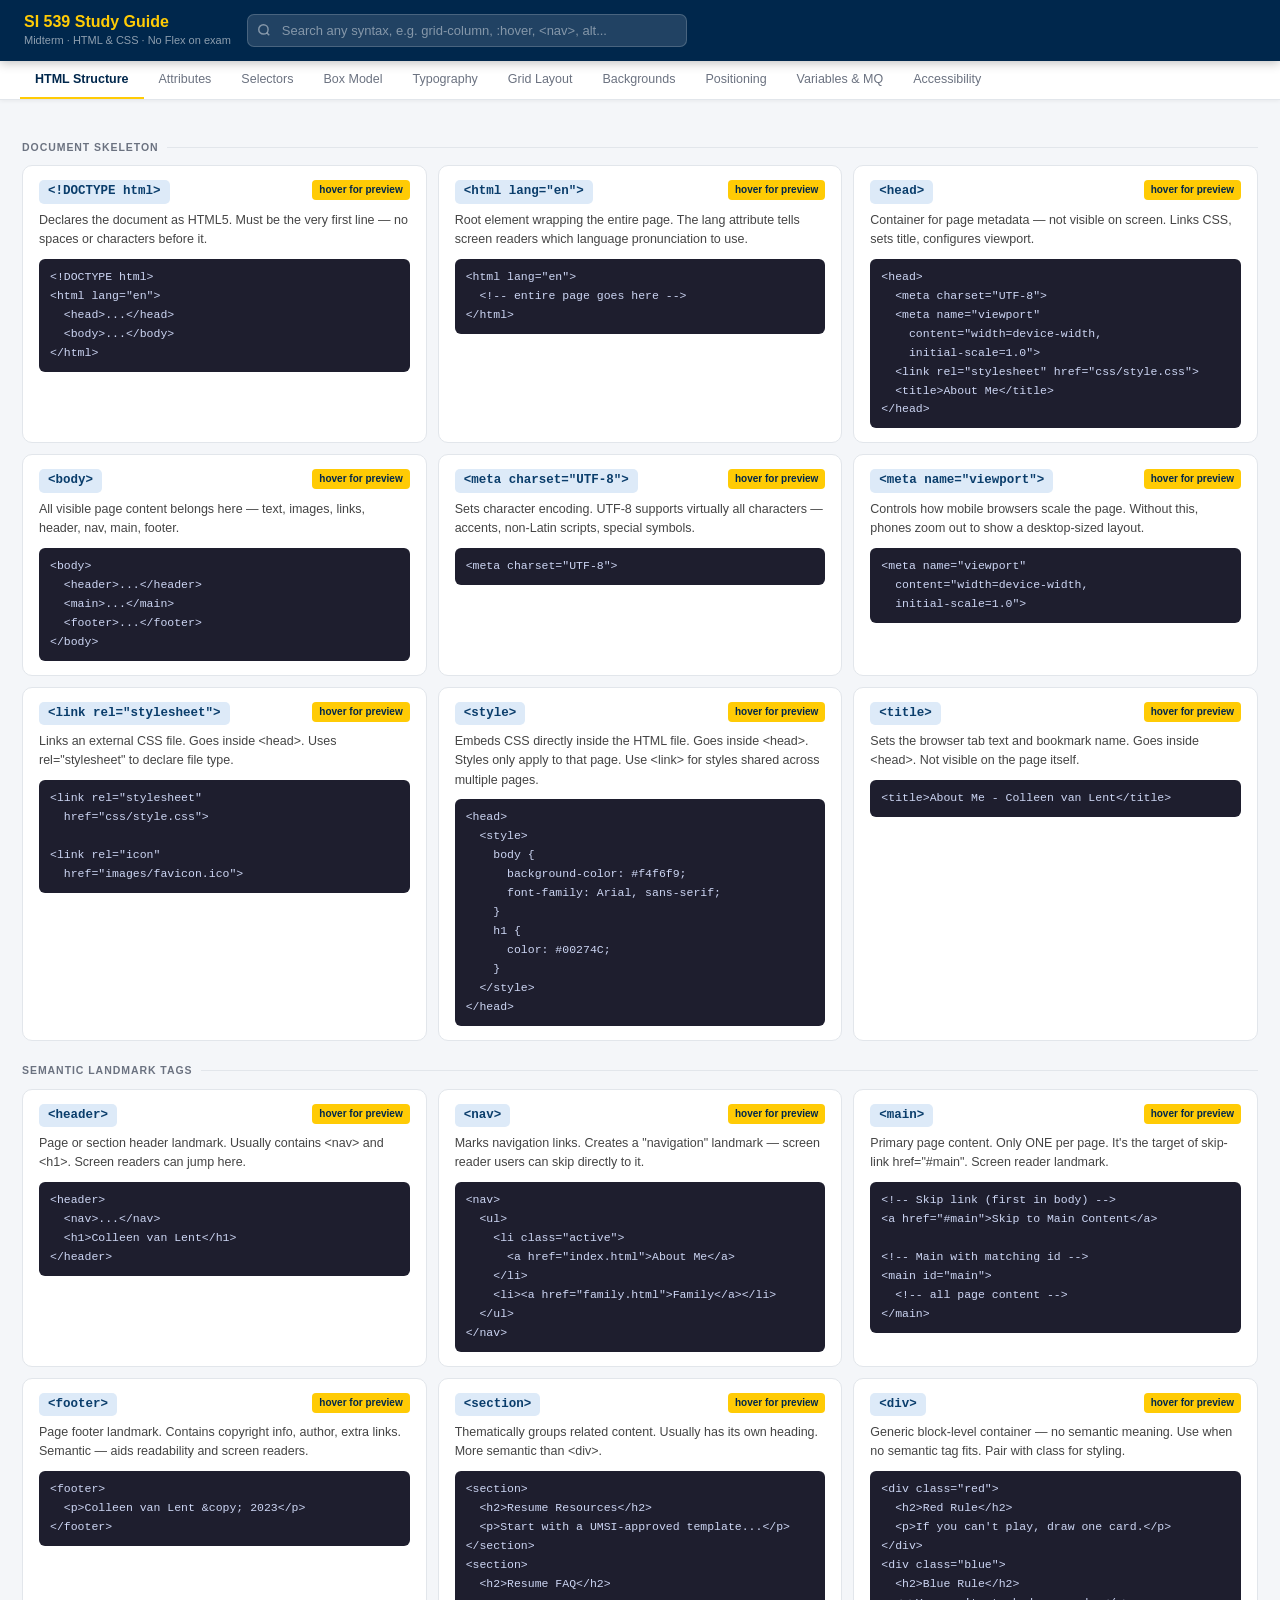
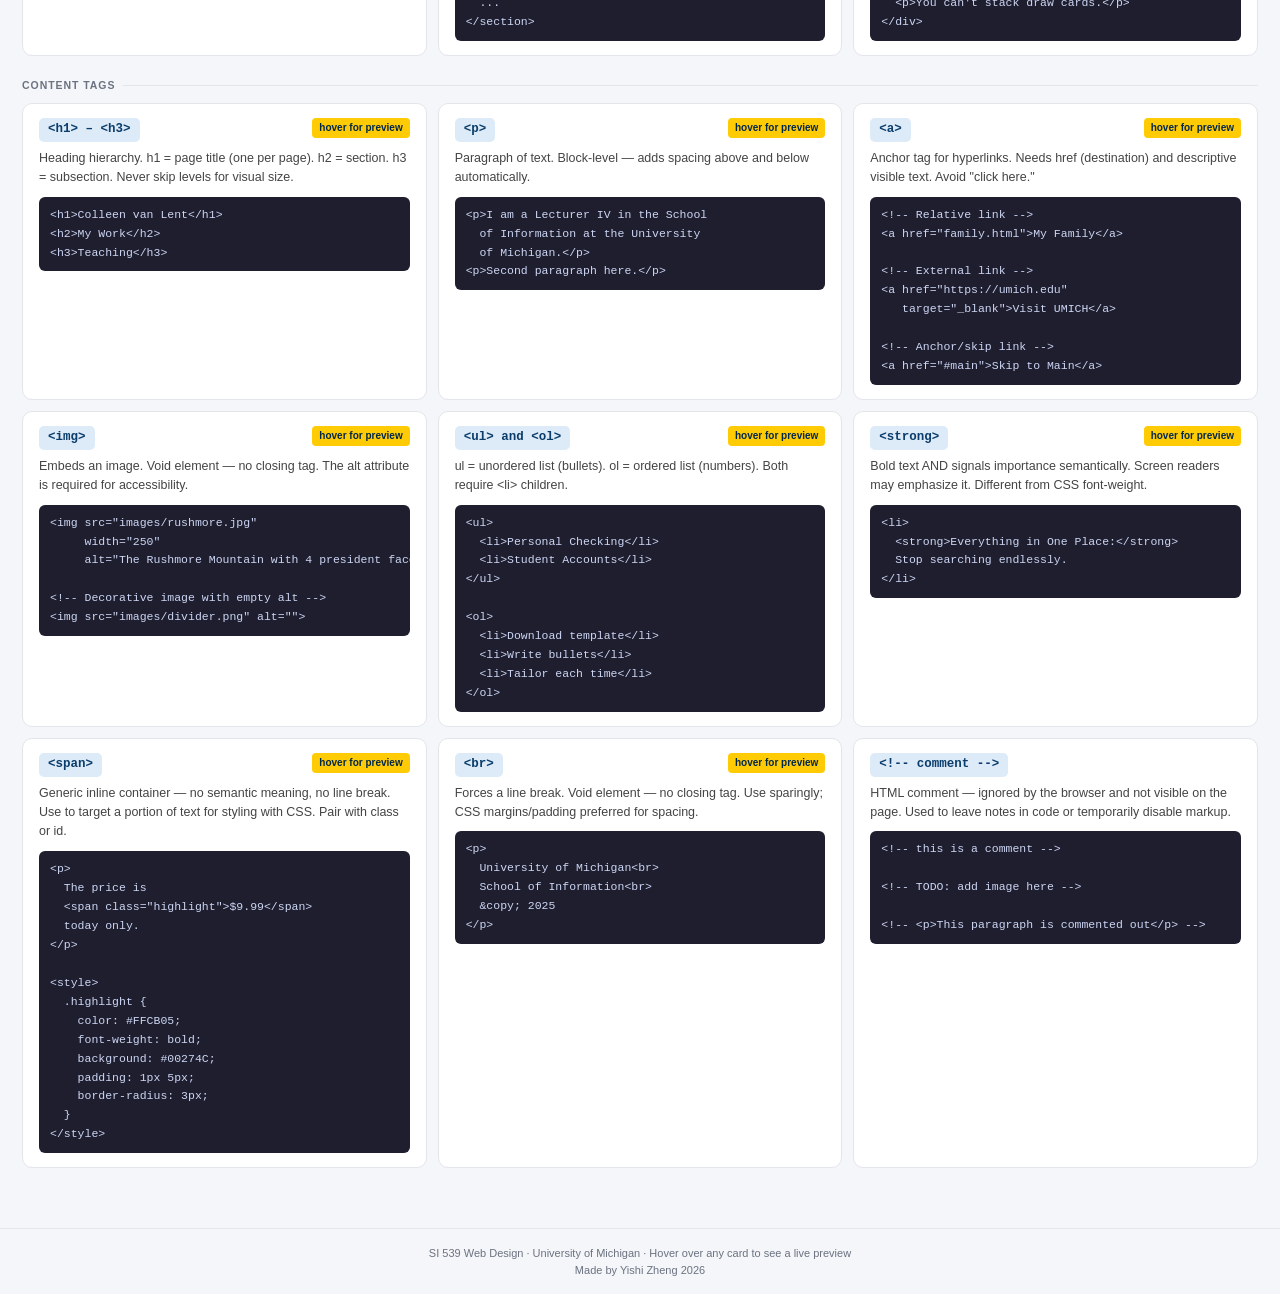
<file: index.html>
<!DOCTYPE html>
<html lang="en">
<head>
<meta charset="UTF-8">
<meta name="viewport" content="width=device-width, initial-scale=1.0">
<title>SI 539 Midterm Study Guide</title>
<link rel="stylesheet" href="styles.css">
</head>
<body>

<div class="topbar">
  <div class="topbar-title">
    <h1>SI 539 Study Guide</h1>
    <p>Midterm · HTML &amp; CSS · No Flex on exam</p>
  </div>
  <div class="search-wrap">
    <svg width="14" height="14" viewBox="0 0 24 24" fill="none" stroke="currentColor" stroke-width="2.5"><circle cx="11" cy="11" r="8"/><path d="m21 21-4.35-4.35"/></svg>
    <input type="text" id="search" placeholder="Search any syntax, e.g. grid-column, :hover, &lt;nav&gt;, alt..." autocomplete="off" spellcheck="false" />
  </div>
  <div class="match-pill" id="matchPill"></div>
</div>

<div class="tabs-bar" id="tabsBar"></div>
<div class="content" id="content"></div>

<div class="page-footer">
  SI 539 Web Design · University of Michigan · Hover over any card to see a live preview<br>Made by Yishi Zheng 2026
</div>

<div class="preview-popup" id="previewPopup">
  <div class="preview-header" id="previewTitle">▶ preview</div>
  <iframe class="preview-frame" id="previewFrame" sandbox="allow-scripts"></iframe>
</div>

<script>
// ── BASE PREVIEW WRAPPER ─────────────────────────────────────────────────────
const W = c => `<!DOCTYPE html><html><head><meta charset="UTF-8"><base href="${location.href.replace(/\/[^\/]*$/, '/')}"><style>
*{box-sizing:border-box;margin:0;padding:0}
body{font-family:Arial,sans-serif;font-size:14px;line-height:1.6;padding:14px;background:#fff;color:#222}
h1{font-size:26px;font-weight:bold;margin-bottom:6px;color:#00274C}
h2{font-size:20px;font-weight:bold;margin-bottom:5px;color:#00274C}
h3{font-size:16px;font-weight:bold;margin-bottom:4px;color:#00274C}
p{margin-bottom:7px}
a{color:#0066cc;text-decoration:underline}
ul,ol{padding-left:20px;margin-bottom:8px}
li{margin-bottom:3px}
strong{font-weight:bold}
img{max-width:100%;display:block;margin-bottom:6px}
nav ul{list-style:none;padding:0;display:flex;gap:10px}
nav a{text-decoration:none;color:#00274C;font-weight:600;padding:4px 8px}
nav{background:#f0f0f0;padding:8px;border-radius:3px}
header{background:#00274C;color:#FFCB05;padding:10px 14px;border-radius:3px;margin-bottom:8px}
footer{background:#222;color:#fff;padding:8px 12px;border-radius:3px;margin-top:8px;font-size:12px}
main{padding:6px}
section{border:1px dashed #bbb;padding:8px;margin-bottom:5px;border-radius:3px}
.note{background:#fff8e1;border-left:3px solid #FFCB05;padding:8px;border-radius:0 4px 4px 0;font-size:13px}
.good{background:#e8f5e9;border-left:3px solid #4caf50;padding:8px;border-radius:0 4px 4px 0;font-size:13px}
.bad{background:#ffebee;border-left:3px solid #f44336;padding:8px;border-radius:0 4px 4px 0;font-size:13px}
</style></head><body>${c}</body></html>`;

// ── DATA ─────────────────────────────────────────────────────────────────────
const TABS = [
  // ── 1. HTML STRUCTURE ────────────────────────────────────────────────────
  { id:'html-struct', label:'HTML Structure', groups:[
    { title:'Document skeleton', items:[
      { label:'<!DOCTYPE html>',
        def:'Declares the document as HTML5. Must be the very first line — no spaces or characters before it.',
        code:'<!DOCTYPE html>\n<html lang="en">\n  <head>...</head>\n  <body>...</body>\n</html>',
        preview:W('<div class="good">✓ Browser renders in HTML5 standards mode</div><p style="margin-top:8px;font-size:13px;color:#555">Without DOCTYPE, browsers enter "quirks mode" — CSS behaves unpredictably.</p>')
      },
      { label:'<html lang="en">',
        def:'Root element wrapping the entire page. The lang attribute tells screen readers which language pronunciation to use.',
        code:'<html lang="en">\n  <!-- entire page goes here -->\n</html>',
        preview:W('<p><strong>lang="en"</strong> → English pronunciation</p><ul style="margin-top:8px"><li>lang="zh" → Chinese</li><li>lang="es" → Spanish</li><li>lang="fr" → French</li></ul><p style="margin-top:8px;color:#555;font-size:12px">Required for correct screen reader behavior.</p>')
      },
      { label:'<head>',
        def:'Container for page metadata — not visible on screen. Links CSS, sets title, configures viewport.',
        code:'<head>\n  <meta charset="UTF-8">\n  <meta name="viewport"\n    content="width=device-width,\n    initial-scale=1.0">\n  <link rel="stylesheet" href="css/style.css">\n  <title>About Me</title>\n</head>',
        preview:W('<p><strong>Inside &lt;head&gt; (invisible to users):</strong></p><ul style="margin-top:8px"><li>charset → text encoding</li><li>viewport → mobile scaling</li><li>link → CSS file</li><li>title → browser tab text</li></ul>')
      },
      { label:'<body>',
        def:'All visible page content belongs here — text, images, links, header, nav, main, footer.',
        code:'<body>\n  <header>...</header>\n  <main>...</main>\n  <footer>...</footer>\n</body>',
        preview:W('<header>Header (inside body)</header><main><p>Main content (inside body)</p></main><footer>Footer (inside body)</footer>')
      },
      { label:'<meta charset="UTF-8">',
        def:'Sets character encoding. UTF-8 supports virtually all characters — accents, non-Latin scripts, special symbols.',
        code:'<meta charset="UTF-8">',
        preview:W('<p>With UTF-8 encoding you can use:</p><ul style="margin-top:8px"><li>Café, résumé (accented)</li><li>© ← → ✓ ✗</li><li>中文字符</li><li>&amp;copy; = © &amp;amp; = &amp;</li></ul>')
      },
      { label:'<meta name="viewport">',
        def:'Controls how mobile browsers scale the page. Without this, phones zoom out to show a desktop-sized layout.',
        code:'<meta name="viewport"\n  content="width=device-width,\n  initial-scale=1.0">',
        preview:W('<div class="good"><strong>width=device-width</strong><br>Page width = screen width (not 980px default)</div><div class="good" style="margin-top:6px"><strong>initial-scale=1.0</strong><br>No zoom — 1:1 pixel ratio</div><p style="margin-top:8px;font-size:12px;color:#777">Required for all responsive/mobile-first designs.</p>')
      },
      { label:'<link rel="stylesheet">',
        def:'Links an external CSS file. Goes inside <head>. Uses rel="stylesheet" to declare file type.',
        code:'<link rel="stylesheet"\n  href="css/style.css">\n\n<link rel="icon"\n  href="images/favicon.ico">',
        preview:W('<p>Without linked CSS:</p><p>Plain unstyled text.</p><p style="margin-top:8px;color:#0066cc;font-size:18px;font-weight:bold">With linked CSS this could be styled any way!</p><p style="font-size:12px;color:#555;margin-top:8px">One CSS file can style every page on the site.</p>')
      },
      { label:'<style>',
        def:'Embeds CSS directly inside the HTML file. Goes inside <head>. Styles only apply to that page. Use <link> for styles shared across multiple pages.',
        code:'<head>\n  <style>\n    body {\n      background-color: #f4f6f9;\n      font-family: Arial, sans-serif;\n    }\n    h1 {\n      color: #00274C;\n    }\n  </style>\n</head>',
        preview:W('<style>#style-demo h1{color:#00274C}#style-demo p{background:#f4f6f9;padding:8px;border-radius:4px;font-family:Arial,sans-serif}</style><div id="style-demo"><h1>Styled with &lt;style&gt;</h1><p>This paragraph is styled via an embedded &lt;style&gt; block in the &lt;head&gt;.</p></div><div class="note" style="margin-top:10px"><strong>&lt;link&gt;</strong> = external CSS (shared across pages)<br><strong>&lt;style&gt;</strong> = inline CSS (this page only)</div>')
      },
      { label:'<title>',
        def:'Sets the browser tab text and bookmark name. Goes inside <head>. Not visible on the page itself.',
        code:'<title>About Me - Colleen van Lent</title>',
        preview:W('<div class="note">Browser tab shows: <strong>About Me - Colleen van Lent</strong></div><p style="margin-top:8px;font-size:13px;color:#555">Used by: browser tabs, bookmarks, search engine results, screen readers.</p>')
      }
    ]},
    { title:'Semantic landmark tags', items:[
      { label:'<header>',
        def:'Page or section header landmark. Usually contains <nav> and <h1>. Screen readers can jump here.',
        code:'<header>\n  <nav>...</nav>\n  <h1>Colleen van Lent</h1>\n</header>',
        preview:W('<header><h1 style="color:#FFCB05">Colleen van Lent</h1><nav><ul><li><a href="#" style="color:#FFCB05;text-decoration:none">Home</a></li><li><a href="#" style="color:rgba(255,255,255,0.7);text-decoration:none">Family</a></li><li><a href="#" style="color:rgba(255,255,255,0.7);text-decoration:none">Random</a></li></ul></nav></header>')
      },
      { label:'<nav>',
        def:'Marks navigation links. Creates a "navigation" landmark — screen reader users can skip directly to it.',
        code:'<nav>\n  <ul>\n    <li class="active">\n      <a href="index.html">About Me</a>\n    </li>\n    <li><a href="family.html">Family</a></li>\n  </ul>\n</nav>',
        preview:W('<nav><ul style="list-style:none;padding:0;display:flex;gap:8px;background:#00274C;padding:10px;border-radius:4px"><li style="background:#FFCB05;padding:4px 10px;border-radius:3px"><a href="#" style="color:#00274C;font-weight:bold;text-decoration:none">About Me</a></li><li><a href="#" style="color:rgba(255,255,255,0.8);text-decoration:none;padding:4px 10px">Family</a></li><li><a href="#" style="color:rgba(255,255,255,0.8);text-decoration:none;padding:4px 10px">Random</a></li></ul></nav>')
      },
      { label:'<main>',
        def:'Primary page content. Only ONE per page. It\'s the target of skip-link href="#main". Screen reader landmark.',
        code:'<!-- Skip link (first in body) -->\n<a href="#main">Skip to Main Content</a>\n\n<!-- Main with matching id -->\n<main id="main">\n  <!-- all page content -->\n</main>',
        preview:W('<a href="#main-demo" style="background:#FFCB05;color:#00274C;padding:5px 10px;text-decoration:none;font-weight:bold;border-radius:3px">Skip to Main Content</a><main id="main-demo" style="border:2px solid #00274C;padding:10px;margin-top:10px;border-radius:4px"><p>✓ This is the &lt;main&gt; landmark — skip link target</p></main>')
      },
      { label:'<footer>',
        def:'Page footer landmark. Contains copyright info, author, extra links. Semantic — aids readability and screen readers.',
        code:'<footer>\n  <p>Colleen van Lent &copy; 2023</p>\n</footer>',
        preview:W('<footer><p>Colleen van Lent © 2023</p></footer>')
      },
      { label:'<section>',
        def:'Thematically groups related content. Usually has its own heading. More semantic than <div>.',
        code:'<section>\n  <h2>Resume Resources</h2>\n  <p>Start with a UMSI-approved template...</p>\n</section>\n<section>\n  <h2>Resume FAQ</h2>\n  ...\n</section>',
        preview:W('<section><h2>Resume Resources</h2><p>Start with a UMSI-approved template.</p></section><section style="margin-top:6px"><h2>Resume FAQ</h2><p>How long should my resume be? One page for most students.</p></section>')
      },
      { label:'<div>',
        def:'Generic block-level container — no semantic meaning. Use when no semantic tag fits. Pair with class for styling.',
        code:'<div class="red">\n  <h2>Red Rule</h2>\n  <p>If you can\'t play, draw one card.</p>\n</div>\n<div class="blue">\n  <h2>Blue Rule</h2>\n  <p>You can\'t stack draw cards.</p>\n</div>',
        preview:W('<div style="background:#FF0000;color:white;padding:12px;margin-bottom:6px;border-radius:4px"><h2 style="color:#c4c4c4">Red Rule</h2><p style="color:#c4c4c4">Draw one card if you can\'t play.</p></div><div style="background:#0000FF;color:white;padding:12px;border-radius:4px"><h2 style="color:#c4c4c4">Blue Rule</h2><p style="color:#c4c4c4">You can\'t stack draw cards.</p></div>')
      }
    ]},
    { title:'Content tags', items:[
      { label:'<h1> – <h3>',
        def:'Heading hierarchy. h1 = page title (one per page). h2 = section. h3 = subsection. Never skip levels for visual size.',
        code:'<h1>Colleen van Lent</h1>\n<h2>My Work</h2>\n<h3>Teaching</h3>',
        preview:W('<h1>h1 — Page Title (one per page)</h1><h2>h2 — Section Heading</h2><h3>h3 — Subsection</h3><p style="color:#555;font-size:12px;margin-top:8px">Never skip levels (h1 → h3) just for visual size. Use CSS for sizing.</p>')
      },
      { label:'<p>',
        def:'Paragraph of text. Block-level — adds spacing above and below automatically.',
        code:'<p>I am a Lecturer IV in the School\n  of Information at the University\n  of Michigan.</p>\n<p>Second paragraph here.</p>',
        preview:W('<p>I am a Lecturer IV in the School of Information at the University of Michigan. I focus on web design courses.</p><p>I received my BS from Kent State University Honors College in Computer Science.</p>')
      },
      { label:'<a>',
        def:'Anchor tag for hyperlinks. Needs href (destination) and descriptive visible text. Avoid "click here."',
        code:'<!-- Relative link -->\n<a href="family.html">My Family</a>\n\n<!-- External link -->\n<a href="https://umich.edu"\n   target="_blank">Visit UMICH</a>\n\n<!-- Anchor/skip link -->\n<a href="#main">Skip to Main</a>',
        preview:W('<p><a href="#">My Family (relative)</a></p><p style="margin-top:8px"><a href="https://umich.edu" target="_blank">Visit UMICH ↗ (external, new tab)</a></p><p style="margin-top:8px"><a href="#main">Skip to Main Content (anchor)</a></p>')
      },
      { label:'<img>',
        def:'Embeds an image. Void element — no closing tag. The alt attribute is required for accessibility.',
        code:'<img src="images/rushmore.jpg"\n     width="250"\n     alt="The Rushmore Mountain with 4 president face carvesd in the rock">\n\n<!-- Decorative image with empty alt -->\n<img src="images/divider.png" alt="">',
        preview:W('<img src="images/rushmore.jpg" alt="The Rushmore Mountain with 4 president face carvesd in the rock" style="border:3px dashed #ccc;border-radius:4px"><p style="font-size:12px;color:#555;margin-top:5px">alt describes the image for screen readers and shows if image fails.</p>')
      },
      { label:'<ul> and <ol>',
        def:'ul = unordered list (bullets). ol = ordered list (numbers). Both require <li> children.',
        code:'<ul>\n  <li>Personal Checking</li>\n  <li>Student Accounts</li>\n</ul>\n\n<ol>\n  <li>Download template</li>\n  <li>Write bullets</li>\n  <li>Tailor each time</li>\n</ol>',
        preview:W('<div style="display:grid;grid-template-columns:1fr 1fr;gap:12px"><div><strong>ul (bullets):</strong><ul><li>Personal Checking</li><li>Student Accounts</li><li>Business Solutions</li></ul></div><div><strong>ol (numbers):</strong><ol><li>Download template</li><li>Write bullets</li><li>Tailor each time</li></ol></div></div>')
      },
      { label:'<strong>',
        def:'Bold text AND signals importance semantically. Screen readers may emphasize it. Different from CSS font-weight.',
        code:'<li>\n  <strong>Everything in One Place:</strong>\n  Stop searching endlessly.\n</li>',
        preview:W('<ul><li><strong>Everything in One Place:</strong> Stop searching endlessly — find resources fast.</li><li><strong>Student-Focused:</strong> Browse by topic or question.</li><li>Regular text (no strong) for comparison.</li></ul>')
      },
      { label:'<span>',
        def:'Generic inline container — no semantic meaning, no line break. Use to target a portion of text for styling with CSS. Pair with class or id.',
        code:'<p>\n  The price is\n  <span class="highlight">$9.99</span>\n  today only.\n</p>\n\n<style>\n  .highlight {\n    color: #FFCB05;\n    font-weight: bold;\n    background: #00274C;\n    padding: 1px 5px;\n    border-radius: 3px;\n  }\n</style>',
        preview:W('<style>.hl-demo{color:#FFCB05;font-weight:bold;background:#00274C;padding:1px 6px;border-radius:3px}</style><p>The price is <span class="hl-demo">$9.99</span> today only.</p><p style="margin-top:10px">Without span: <br>"The price is $9.99 today only." — no way to target just that part.</p><div class="note" style="margin-top:10px"><strong>&lt;span&gt;</strong> = inline (no line break)<br><strong>&lt;div&gt;</strong> = block (starts new line)</div>')
      },
      { label:'<br>',
        def:'Forces a line break. Void element — no closing tag. Use sparingly; CSS margins/padding preferred for spacing.',
        code:'<p>\n  University of Michigan<br>\n  School of Information<br>\n  &copy; 2025\n</p>',
        preview:W('<p>University of Michigan<br>School of Information<br>© 2025</p><p style="margin-top:10px;color:#555;font-size:12px">vs. without br:<br>"University of Michigan School of Information © 2025"</p>')
      },
      { label:'<!-- comment -->',
        def:'HTML comment — ignored by the browser and not visible on the page. Used to leave notes in code or temporarily disable markup.',
        code:'<!-- this is a comment -->\n\n<!-- TODO: add image here -->\n\n<!-- <p>This paragraph is commented out</p> -->'
      }
    ]}
  ]},

  // ── 2. ATTRIBUTES ─────────────────────────────────────────────────────────
  { id:'attributes', label:'Attributes', groups:[
    { title:'Link (href) attributes', items:[
      { label:'href="page.html"',
        def:'Relative link — navigates within the same site. Path relative to the current file.',
        code:'<a href="index.html">About Me</a>\n<a href="family.html">My Family</a>\n<a href="random.html">Random</a>',
        preview:W('<nav><ul style="list-style:none;padding:0"><li><a href="#">index.html → About Me</a></li><li><a href="#">family.html → My Family</a></li><li><a href="#">random.html → Random Stuff</a></li></ul></nav>')
      },
      { label:'href="https://..."',
        def:'Absolute link — full URL including protocol (https://). Required for external sites.',
        code:'<a href="https://www.si.umich.edu">UMSI</a>\n<a href="https://www.kent.edu">Kent State</a>',
        preview:W('<p><a href="https://www.si.umich.edu">https://www.si.umich.edu</a></p><p style="margin-top:8px"><a href="https://www.kent.edu">https://www.kent.edu</a></p><div class="note" style="margin-top:10px">Always include https:// for external links.</div>')
      },
      { label:'href="#id"',
        def:'Anchor link — jumps to element with matching id on the same page. Core of skip links and in-page nav.',
        code:'<!-- The link -->\n<a href="#main">Skip to Main</a>\n<a href="#accounts">Accounts</a>\n\n<!-- The targets -->\n<main id="main">...\n<div id="accounts">...',
        preview:W('<a href="#s2">Jump to Section 2 ↓</a><div style="height:50px;color:#999;font-size:12px;padding-top:6px">(content in between)</div><div id="s2" style="border:2px solid #00274C;padding:10px;border-radius:4px">✓ id="s2" — anchor target</div>')
      },
      { label:'target="_blank"',
        def:'Opens link in a new browser tab. Best practice: only use for external links.',
        code:'<a href="https://docs.google.com/..."\n   target="_blank">\n  UMSI Resume Guide\n</a>',
        preview:W('<a href="#" target="_blank">UMSI Resume Guide ↗ (new tab)</a><div class="note" style="margin-top:10px">All external resource links on your UMSI site use target="_blank" so users don\'t navigate away.</div>')
      }
    ]},
    { title:'Image attributes', items:[
      { label:'alt="description"',
        def:'Required on every <img>. Describes image for screen readers. Shows when image fails to load. Empty alt="" is OK for purely decorative images.',
        code:'<!-- Informative -->\n<img src="rushmore.jpg"\n  alt="Four presidents carved\n  into Mount Rushmore">\n\n<!-- Decorative (skip reading) -->\n<img src="divider.png" alt="">',
        preview:W('<img src="images/broken.jpg" alt="Four presidents carved into Mount Rushmore" style="border:2px dashed #ccc;padding:4px;border-radius:4px"><p style="font-size:12px;color:#555;margin-top:4px">↑ Image fails → alt text shown in its place</p><div class="note" style="margin-top:8px"><strong>Good:</strong> describes who/what/where<br><strong>Bad:</strong> "image.jpg" or "photo here"</div>')
      },
      { label:'src="images/..."',
        def:'Path to the image file. Can be relative (same site) or absolute (external URL). Path is relative to the HTML file.',
        code:'<!-- Same folder -->\n<img src="images/photo.jpg">\n\n<!-- Go up one level -->\n<img src="../images/photo.jpg">\n\n<!-- Absolute URL -->\n<img src="https://example.com/img.png">',
        preview:W('<div class="note"><strong>Path rules:</strong><br>./  = same folder<br>../  = one folder up<br>images/  = into images subfolder<br><br>CSS paths are relative to the .css file, not the HTML!</div>')
      }
    ]},
    { title:'Global attributes', items:[
      { label:'class="name"',
        def:'Assigns CSS class(es) to element. Classes are reusable — multiple elements can share the same class. Multiple classes separated by spaces.',
        code:'<!-- Single class -->\n<li class="active"><a href="#">Home</a></li>\n\n<!-- Multiple classes -->\n<div class="text-block accounts">\n\n<!-- Used in CSS -->\n.active { background: var(--um-maize); }',
        preview:W('<style>.active-demo a{background:#FFCB05;color:#00274C;padding:4px 10px;border-radius:3px;font-weight:bold;text-decoration:none}</style><ul style="list-style:none;padding:0;display:flex;gap:8px;background:#00274C;padding:10px;border-radius:4px"><li class="active-demo"><a href="#">Home</a></li><li><a href="#" style="color:white;text-decoration:none;padding:4px 10px">Family</a></li><li><a href="#" style="color:white;text-decoration:none;padding:4px 10px">Random</a></li></ul><p style="font-size:12px;color:#555;margin-top:8px">class="active" highlights the current page in nav.</p>')
      },
      { label:'id="name"',
        def:'Unique identifier — only ONE element per page can have a given id. Used for skip links, anchor nav, and JavaScript.',
        code:'<!-- Target element -->\n<main id="main">\n<div id="accounts">\n<section id="loans">\n\n<!-- Linking to it -->\n<a href="#accounts">Accounts</a>',
        preview:W('<div class="note"><strong>class</strong> — reusable, many elements can share it<br><strong>id</strong> — unique, only ONE per page<br><br>Both used for CSS targeting, but id has higher specificity (100pts vs 10pts).</div><a href="#demo" style="margin-top:8px;display:block">Jump to #demo ↓</a><div id="demo" style="margin-top:40px;border:2px solid #00274C;padding:8px;border-radius:4px">id="demo" target</div>')
      }
    ]},
    { title:'HTML entities', items:[
      { label:'&copy; &amp; &lt; &gt;',
        def:'Special characters that need encoding in HTML. &copy; = ©, &amp; = &, &lt; = <, &gt; = >, &nbsp; = non-breaking space.',
        code:'<footer>\n  <p>Colleen van Lent &copy; 2023</p>\n</footer>\n\n<!-- Show literal angle brackets -->\n<p>Use &lt;p&gt; for paragraphs</p>',
        preview:W('<footer><p>Colleen van Lent © 2023</p></footer><p style="margin-top:10px">Use &lt;p&gt; for paragraphs</p><div class="note" style="margin-top:8px">Without encoding, &lt;p&gt; would be parsed as an actual HTML tag!</div>')
      }
    ]}
  ]},

  // ── 3. CSS SELECTORS ──────────────────────────────────────────────────────
  { id:'css-sel', label:'Selectors', groups:[
    { title:'Basic selectors', items:[
      { label:'element { }',
        def:'Type selector — targets ALL instances of that HTML tag. Lowest specificity (1 point).',
        code:'h1 {\n  font-size: 42px;\n  text-align: center;\n}\n\np {\n  font-size: 24px;\n  padding: 10px 0 0 10px;\n}',
        preview:W('<h1>This h1 is 42px and centered</h1><p>This p has 24px font and padding.</p><p>This one too — element selectors target ALL instances.</p>')
      },
      { label:'.class { }',
        def:'Class selector — targets all elements with that class name. Reusable. 10 specificity points.',
        code:'.active {\n  background-color: var(--um-maize);\n  color: var(--um-blue);\n}\n\n.red {\n  background-color: #FF0000;\n  text-align: right;\n  margin-left: 50px;\n}',
        preview:W('<style>.act{background:#FFCB05;color:#00274C;padding:4px 10px;border-radius:3px;font-weight:bold}.red-d{background:#FF0000;color:white;padding:12px;text-align:right;margin-left:40px;border-radius:3px;margin-top:8px}</style><span class="act">.active class</span><div class="red-d"><p style="color:white">.red class div</p></div>')
      },
      { label:'#id { }',
        def:'ID selector — targets the one element with that exact id. High specificity (100 points). Use sparingly.',
        code:'#main {\n  max-width: 1200px;\n  margin: 0 auto;\n  padding: 20px;\n}',
        preview:W('<style>#dmain{max-width:400px;margin:0 auto;padding:14px;border:2px solid #00274C;border-radius:4px;background:#f9f9f9}</style><div id="dmain"><p>id="main" — max-width 400px, centered with margin: 0 auto.</p></div>')
      },
      { label:'* { }',
        def:'Universal selector — matches every element on the page. Used for box-sizing resets and global focus styles.',
        code:'* {\n  box-sizing: border-box;\n}\n\n*:focus {\n  border: 5px dashed green;\n}',
        preview:W('<style>*:focus{border:4px dashed green;outline:none}</style><p>Tab to interact with these elements to see *:focus:</p><input type="text" placeholder="Click/tab to focus" style="padding:6px;margin-top:8px;width:100%"><br><a href="#" style="display:inline-block;margin-top:8px">Or tab to this link</a>')
      }
    ]},
    { title:'Combinators', items:[
      { label:'ancestor descendant { }',
        def:'Descendant selector — targets elements nested ANYWHERE inside the ancestor, not just direct children.',
        code:'nav a {\n  color: white;\n  text-decoration: none;\n}\n\n.blue h2, .blue p {\n  color: #c4c4c4;\n}\n\nfooter p {\n  font-size: 20px;\n  text-align: right;\n}',
        preview:W('<style>nav a.ds{color:#FFCB05;text-decoration:none;font-weight:bold}.blue-ds h2,.blue-ds p{color:#c4c4c4}</style><nav style="background:#00274C;padding:8px;border-radius:3px"><ul style="list-style:none;padding:0;display:flex;gap:12px"><li><a href="#" class="ds">Home</a></li><li><a href="#" class="ds">About</a></li></ul></nav><div class="blue-ds" style="background:#0000FF;padding:12px;border-radius:3px;margin-top:6px"><h2>Blue heading</h2><p>Blue paragraph</p></div>')
      },
      { label:'parent > child { }',
        def:'Direct child combinator — only targets immediate children, not deeper descendants.',
        code:'.container > div:first-child {\n  background-image: url(header.jpg);\n  grid-column: 1 / -1;\n}',
        preview:W('<div class="note"><strong>.container &gt; div:first-child</strong><br><br>The &gt; means ONLY the direct first-child div gets the header image. Any deeper nested divs are unaffected.<br><br>Contrast with: .container div (all descendant divs)</div>')
      }
    ]},
    { title:'Grouped selectors', items:[
      { label:'selector, selector { }',
        def:'Comma groups — apply the same rules to multiple selectors. Keeps CSS DRY (Don\'t Repeat Yourself).',
        code:'.accounts,\n.security,\n.contact {\n  grid-column: 4 / 7;\n}\n\nnav a:hover,\nnav a:focus {\n  border: 2px dotted purple;\n}',
        preview:W('<style>.g-a,.g-b,.g-c{background:#e8f0fb;border-left:3px solid #00274C;padding:8px;border-radius:0 4px 4px 0;margin-bottom:4px;font-size:13px}</style><div class="g-a">.accounts — grid-column: 4/7</div><div class="g-b">.security — grid-column: 4/7</div><div class="g-c">.contact — grid-column: 4/7</div><p style="font-size:12px;color:#555;margin-top:6px">All three share the same rule via comma grouping.</p>')
      }
    ]},
    { title:'Pseudo-class selectors', items:[
      { label:':hover',
        def:'Applies styles when the user mouses over the element. Used for interactive feedback on links and nav.',
        code:'nav a:hover {\n  background-color: rgba(255,255,255,0.2);\n  transform: translateY(-2px);\n}\n\na:hover {\n  color: var(--um-arboretum-blue);\n}',
        preview:W('<style>a.hv:hover{color:#00B2A9;background:#f0f0f0;padding:2px 6px;border-radius:3px}a.hv2:hover{background:rgba(255,255,255,0.25);transform:translateY(-2px);display:inline-block;transition:all 0.2s}</style><p>Hover this: <a class="hv" href="#">Visit UMSI</a></p><nav style="background:#00274C;padding:10px;margin-top:8px;border-radius:3px"><a class="hv2" href="#" style="color:white;text-decoration:none;padding:6px 10px;display:inline-block">Hover nav link</a></nav>')
      },
      { label:':focus',
        def:'Applies when element is keyboard-focused (Tab key). Essential for keyboard accessibility. Always provide visible focus style.',
        code:'a:focus {\n  outline: 3px solid var(--um-maize);\n  outline-offset: 2px;\n}\n\nnav a:focus {\n  border: 2px dotted purple;\n}',
        preview:W('<style>a.fc:focus{outline:3px solid #FFCB05;outline-offset:2px;border-radius:2px}input.fc:focus{outline:3px solid #00274C;border-radius:3px}</style><p style="margin-bottom:8px">Tab through these elements:</p><a class="fc" href="#">Link 1</a> &nbsp; <a class="fc" href="#">Link 2</a><br><input class="fc" type="text" placeholder="Input field" style="margin-top:8px;padding:6px;width:100%;border:1px solid #ccc;border-radius:3px">')
      },
      { label:':focus-visible',
        def:'Modern approach — shows focus ring for keyboard nav but hides it for mouse clicks. More refined than :focus alone.',
        code:'*:focus-visible {\n  outline: 3px solid var(--um-maize);\n  outline-offset: 2px;\n}',
        preview:W('<style>*:focus-visible{outline:3px solid #FFCB05;outline-offset:2px;border-radius:2px}</style><p style="font-size:13px">:focus-visible behavior:<br>✓ Shows outline when <strong>tabbing</strong> (keyboard)<br>✗ Hides outline when <strong>clicking</strong> with mouse</p><a href="#">Tab to me to see the maize outline</a>')
      },
      { label:':first-child',
        def:'Targets an element only when it is the first child of its parent element.',
        code:'.container div:first-child {\n  background-image: url(header.jpg);\n  grid-column: 1 / -1;\n}\n\nmain ol li:last-child {\n  margin-bottom: 0;\n}',
        preview:W('<style>.fc-p div:first-child{background:#FFCB05;color:#00274C;font-weight:bold;border-left:4px solid #00274C}.fc-p div{padding:8px;border:1px solid #e0e0e0;margin-bottom:4px;border-radius:3px}</style><div class="fc-p"><div>First child ← :first-child rule applies here</div><div>Second child — no special rule</div><div>Third child — no special rule</div></div>')
      }
    ]},
    { title:'Specificity', items:[
      { label:'Specificity (0,0,0,0)',
        def:'When conflicting rules apply, the more specific selector wins: inline > #id > .class/:pseudo > element > *',
        code:'/* 0,0,0,1 — element *\np { color: gray; }\n\n/* 0,0,1,0 — class */\n.active { color: blue; }\n\n/* 0,1,0,0 — id */\n#main { color: green; }\n\n/* 1,0,0,0 — inline */\n<p style="color: red">',
        preview:W('<style>p.sp-p{color:gray}p.sp-p.active{color:blue}#sp-id p.sp-p.active{color:green}</style><div id="sp-id"><p class="sp-p active">Green wins — #id (0,1,0,0) beats .class (0,0,1,0) beats element (0,0,0,1)</p></div><p style="font-size:12px;color:#555;margin-top:8px">Shorthand: 0,0,0 for *; element=1; class=10; id=100; inline=1000</p>')
      }
    ]}
  ]},

  // ── 4. BOX MODEL ──────────────────────────────────────────────────────────
  { id:'css-box', label:'Box Model', groups:[
    { title:'Margin (outer spacing)', items:[
      { label:'margin shorthand',
        def:'4 values = Top Right Bottom Left (clockwise). 2 values = Top/Bottom Left/Right. 1 value = all sides.',
        code:'/* All sides */\nbody { margin: 20px; }\n\n/* T R B L clockwise */\nbody { margin: 20px 20px 0px 20px; }\n\n/* Center horizontally */\nmain { margin: 0 auto; }',
        preview:W('<div style="background:#FFCB05;margin:20px;padding:10px;border:2px solid #00274C;border-radius:3px;font-size:13px">margin: 20px (all sides)</div><div style="background:#00274C;color:white;width:60%;margin:0 auto;padding:8px;text-align:center;border-radius:3px;font-size:13px">margin: 0 auto (centered)</div>')
      },
      { label:'margin-left / margin-right',
        def:'Individual side margins. Used in UNO card HW to offset .red and .blue divs from different sides.',
        code:'.red {\n  margin-left: 50px;  /* indent from left */\n}\n\n.blue {\n  margin-right: 50px; /* indent from right */\n}',
        preview:W('<div style="background:#FF0000;color:white;margin-left:50px;padding:10px;margin-bottom:6px;border-radius:3px">.red — margin-left: 50px</div><div style="background:#0000FF;color:white;margin-right:50px;padding:10px;border-radius:3px">.blue — margin-right: 50px</div>')
      }
    ]},
    { title:'Padding (inner spacing)', items:[
      { label:'padding shorthand',
        def:'Space between content and border. Same 1/2/4 value syntax as margin. Does NOT collapse like margins.',
        code:'/* T R B L */\np { padding: 10px 0px 0px 10px; }\n\n/* All sides */\ndiv { padding: 20px; }\n\n.text-block { padding: 30px; }\n\nfooter p {\n  padding: 15px 15px 15px 0px;\n}',
        preview:W('<div style="background:#e8f0fb;border:2px solid #00274C;padding:20px;margin-bottom:6px;border-radius:3px">padding: 20px all sides</div><div style="background:#e8f0fb;border:2px solid #00274C;padding:10px 0 0 10px;border-radius:3px">padding: 10px 0 0 10px (top and left only)</div>')
      }
    ]},
    { title:'Border', items:[
      { label:'border shorthand',
        def:'Sets width, style, and color in one declaration. Styles: solid, dashed, dotted, double, none.',
        code:'/* width style color */\ndiv { border: 3px solid #FFFFFF; }\nimg { border: 10px dashed #FFFFFF; }\n.red { border: none; }\nnav a:hover {\n  border: 2px dotted purple;\n}',
        preview:W('<div style="border:3px solid #00274C;padding:8px;margin-bottom:6px;border-radius:3px">3px solid</div><div style="border:4px dashed #FF0000;padding:8px;margin-bottom:6px;border-radius:3px">4px dashed</div><div style="border:4px dotted purple;padding:8px;border-radius:3px">4px dotted</div>')
      },
      { label:'border-[side]',
        def:'Target individual sides only. border-top, border-right, border-bottom, border-left.',
        code:'.red {\n  border: none;\n  border-bottom: 2px solid #FFFFFF;\n  border-left: 5px solid #FFFFFF;\n}\n\n.blue {\n  border: none;\n  border-top: 2px solid #FFFFFF;\n  border-right: 5px solid #FFFFFF;\n}',
        preview:W('<div style="background:#FF0000;color:white;padding:12px;border:none;border-bottom:2px solid white;border-left:5px solid white;margin-bottom:8px;border-radius:0">.red — border-bottom + border-left</div><div style="background:#0000FF;color:white;padding:12px;border:none;border-top:2px solid white;border-right:5px solid white;border-radius:0">.blue — border-top + border-right</div>')
      },
      { label:'border-radius',
        def:'Rounds element corners. Larger value = more rounded. 9999px creates a pill/circle.',
        code:'.introduction {\n  border-radius: 15px;\n}\n\n.resume-card {\n  border-radius: 8px;\n}\n\n/* Pill */\n.badge { border-radius: 9999px; }',
        preview:W('<div style="background:#FFCB05;color:#00274C;padding:12px;border-radius:15px;margin-bottom:8px;font-weight:bold">border-radius: 15px (.introduction)</div><div style="background:#00274C;color:white;padding:12px;border-radius:8px;margin-bottom:8px">border-radius: 8px (cards)</div><span style="background:#e8f0fb;color:#00274C;padding:6px 16px;border-radius:9999px;font-size:13px;font-weight:600">Pill: border-radius: 9999px</span>')
      }
    ]},
    { title:'Sizing & overflow', items:[
      { label:'width / max-width / min-height',
        def:'width = fixed size. max-width = ceiling (shrinks on small screens). min-height = floor (can still grow).',
        code:'/* Fixed */\nimg { width: 250px; }\n\n/* Responsive cap */\nimg { max-width: 100%; height: auto; }\nmain { max-width: 1200px; margin: 0 auto; }\n\n/* Can grow but not shrink below */\ndiv { min-height: 125px; }',
        preview:W('<img src="images/rushmore.jpg" style="max-width:100%;border:2px solid #ccc;border-radius:3px"><p style="font-size:12px;color:#555;margin-top:4px">max-width: 100% — shrinks to fit, never overflows</p><div style="background:#e8f0fb;max-width:280px;margin:8px auto 0;padding:8px;text-align:center;border-radius:3px;font-size:13px">max-width:280px + margin:0 auto</div>')
      },
      { label:'overflow: hidden / auto',
        def:'hidden = clips content exceeding box. auto = adds scrollbar only when content overflows.',
        code:'.accounts-image {\n  max-height: 675px;\n  overflow: hidden; /* clips image */\n}\n\n.text-block {\n  max-height: 235px;\n  overflow: auto;  /* scrollbar if needed */\n}',
        preview:W('<div style="max-height:70px;overflow:hidden;border:2px solid #f44336;padding:8px;border-radius:4px;background:#ffebee;margin-bottom:6px"><p>overflow: hidden — clips below 70px.</p><p>This text is cut off!</p><p>And this too!</p></div><div style="max-height:70px;overflow:auto;border:2px solid #4caf50;padding:8px;border-radius:4px;background:#e8f5e9"><p>overflow: auto — scroll appears.</p><p>Scroll down to see more.</p><p>More text here!</p></div>')
      },
      { label:'overflow',
        def:'Controls what happens when content is too large for its box. Values: visible (default, spills out), hidden (clips), scroll (always shows scrollbar), auto (scrollbar only when needed).',
        code:'/* Default — content spills outside box */\n.box { overflow: visible; }\n\n/* Clip — content beyond box is invisible */\n.box { overflow: hidden; }\n\n/* Always show scrollbar */\n.box { overflow: scroll; }\n\n/* Scrollbar only when content overflows */\n.box { overflow: auto; }\n\n/* Control axes independently */\n.box { overflow-x: hidden; overflow-y: auto; }',
        preview:W('<style>.ob{width:120px;height:60px;border:2px solid #00274C;padding:6px;font-size:11px;border-radius:4px;margin-bottom:6px;float:left;margin-right:8px}.ob p{margin:0;white-space:nowrap}</style><div class="ob" style="overflow:visible;background:#fff8e1"><strong>visible</strong><p>Content spills out of this box freely</p></div><div class="ob" style="overflow:hidden;background:#ffebee"><strong>hidden</strong><p>Content is clipped at the box edge</p></div><div style="clear:both;height:4px"></div><div class="ob" style="overflow:scroll;background:#e8f5e9"><strong>scroll</strong><p>Always has a scrollbar even if not needed</p></div><div class="ob" style="overflow:auto;background:#e8edf4"><strong>auto</strong><p>Scrollbar only appears when content overflows</p></div><div style="clear:both"></div>')
      },
      { label:'display',
        def:'Controls how an element is rendered in the layout flow. Common values: block (full width, starts new line), inline (flows with text, no width/height), inline-block (flows with text but accepts width/height), none (removes from layout), grid (enables CSS Grid).',
        code:'/* Takes full width, starts on new line */\ndiv { display: block; }\n\n/* Flows inline with text, ignores width/height */\nspan { display: inline; }\n\n/* Flows inline but accepts width & height */\nimg { display: inline-block; }\n\n/* Removed from layout entirely */\n.hidden { display: none; }\n\n/* Enables CSS Grid */\n.container { display: grid; }',
        preview:W('<p><strong>block</strong> — each on its own line:</p><div style="background:#00274C;color:#FFCB05;padding:4px 8px;border-radius:3px;margin-bottom:3px">div 1</div><div style="background:#00274C;color:#FFCB05;padding:4px 8px;border-radius:3px;margin-bottom:8px">div 2</div><p><strong>inline</strong> — flows with text:</p><p style="margin-bottom:8px">Text <span style="background:#FFCB05;color:#00274C;padding:1px 5px;border-radius:2px;display:inline">span 1</span> more text <span style="background:#FFCB05;color:#00274C;padding:1px 5px;border-radius:2px;display:inline">span 2</span> continues.</p><p><strong>inline-block</strong> — inline but accepts width/height:</p><span style="display:inline-block;width:60px;height:40px;background:#e8f0fb;border:1px solid #00274C;text-align:center;line-height:40px;font-size:11px;border-radius:3px;margin-right:4px">60×40</span><span style="display:inline-block;width:80px;height:30px;background:#e8f0fb;border:1px solid #00274C;text-align:center;line-height:30px;font-size:11px;border-radius:3px">80×30</span>')
      },
      { label:'display: block',
        def:'Block element takes full available width. Used on img with margin: auto to center it on the page.',
        code:'img {\n  display: block;\n  margin: auto; /* centers it */\n  width: 250px;\n  border: 10px dashed #FFFFFF;\n}',
        preview:W('<img src="images/rushmore.jpg" style="display:block;margin:auto;border:3px dashed #aaa;border-radius:3px;width:150px"><p style="text-align:center;font-size:12px;color:#555;margin-top:5px">display:block + margin:auto = centered</p>')
      },
      { label:'box-shadow',
        def:'Adds shadow behind an element. Format: x-offset y-offset blur-radius color.',
        code:'main img {\n  box-shadow: 0 2px 8px\n    rgba(0, 0, 0, 0.1);\n}\n\n/* Focus ring */\ninput:focus {\n  box-shadow: 0 0 0 3px var(--um-maize);\n}',
        preview:W('<img src="images/rushmore.jpg" style="display:block;margin:auto;width:200px;box-shadow:0 4px 16px rgba(0,0,0,0.2);border-radius:6px"><p style="text-align:center;font-size:12px;color:#555;margin-top:6px">0 4px 16px rgba(0,0,0,0.2)</p>')
      }
    ]}
  ]},

  // ── 5. TYPOGRAPHY ─────────────────────────────────────────────────────────
  { id:'css-type', label:'Typography', groups:[
    { title:'Font properties', items:[
      { label:'font-family',
        def:'Sets the font. Provide a stack of fallbacks. Always end with a generic family (serif, sans-serif, monospace).',
        code:'/* HW1 */\nbody {\n  font-family: Arial, Verdana;\n}\n\n/* UMSI site */\nbody {\n  font-family: \'Open Sans\',\n    \'Helvetica Neue\',\n    Arial, sans-serif;\n}',
        preview:W('<p style="font-family:Arial,Verdana">Arial, Verdana — clean sans-serif</p><p style="font-family:Georgia,serif;margin-top:8px">Georgia, serif — classic editorial look</p><p style="font-family:\'Courier New\',monospace;margin-top:8px">Courier New, monospace — code-like</p>')
      },
      { label:'font-size: px and rem',
        def:'px = fixed size. rem = relative to root (16px default = 1rem). rem scales better for accessibility.',
        code:'/* Fixed px */\nh1 { font-size: 42px; }\np  { font-size: 24px; }\n\n/* Relative rem */\nh1 { font-size: 2rem; }   /* 32px */\nh2 { font-size: 1.5rem; } /* 24px */\np  { font-size: 1rem; }   /* 16px */\nsmall { font-size: 0.9rem; }',
        preview:W('<h1 style="font-size:2rem;margin-bottom:4px">h1: 2rem = 32px</h1><h2 style="font-size:1.5rem;margin-bottom:4px">h2: 1.5rem = 24px</h2><h3 style="font-size:1.25rem;margin-bottom:4px">h3: 1.25rem = 20px</h3><p style="font-size:1rem">p: 1rem = 16px (base)</p><p style="font-size:0.875rem;color:#555">0.875rem = 14px</p>')
      },
      { label:'font-weight',
        def:'Controls boldness. Numeric: 400=normal, 600=semi-bold, 700=bold. "bold" keyword = 700.',
        code:'h1 { font-weight: 700; }\nh2 { font-weight: 600; }\nnav a { font-weight: 500; }\nbody { font-weight: 400; } /* normal */\n\n/* Keyword */\nnav a { font-weight: bold; }',
        preview:W('<p style="font-weight:400;margin-bottom:5px">400 — normal body text</p><p style="font-weight:500;margin-bottom:5px">500 — medium (nav links)</p><p style="font-weight:600;margin-bottom:5px">600 — semi-bold (h2, h3)</p><p style="font-weight:700">700 — bold (h1, strong, active nav)</p>')
      }
    ]},
    { title:'Text properties', items:[
      { label:'text-align',
        def:'Horizontal text alignment. Values: left (default), center, right. Applies to block-level elements.',
        code:'h1 { text-align: center; }\n.red { text-align: right; }\n.blue { text-align: left; }\nfooter p { text-align: right; }',
        preview:W('<p style="text-align:left;border:1px dashed #ccc;padding:4px;margin-bottom:4px;border-radius:3px">text-align: left (default)</p><p style="text-align:center;border:1px dashed #ccc;padding:4px;margin-bottom:4px;border-radius:3px">text-align: center</p><p style="text-align:right;border:1px dashed #ccc;padding:4px;border-radius:3px">text-align: right</p>')
      },
      { label:'text-decoration',
        def:'Adds or removes text decoration. Most commonly used to remove the default underline from links.',
        code:'/* Remove underline from nav links */\nnav a {\n  text-decoration: none;\n}\n\n/* Restore underline for body links */\nmain a {\n  text-decoration: underline;\n}',
        preview:W('<a href="#" style="text-decoration:none;color:#00274C;display:block;margin-bottom:8px">text-decoration: none (no underline)</a><a href="#" style="text-decoration:underline;color:#00274C;display:block;margin-bottom:8px">text-decoration: underline (default link)</a><a href="#" style="text-decoration:line-through;color:#999;display:block">text-decoration: line-through</a>')
      },
      { label:'line-height',
        def:'Controls vertical spacing between lines of text. Unitless number = multiplier of font-size. 1.5–1.7 is comfortable.',
        code:'.introduction {\n  line-height: 2; /* double-spaced */\n}\n\nbody {\n  line-height: 1.6;\n}\n\nh1 {\n  line-height: 1.2;\n}',
        preview:W('<div style="border:1px solid #e0e0e0;padding:8px;margin-bottom:5px;border-radius:3px"><p style="line-height:1;font-size:13px">line-height: 1.0 — tight. This text shows how lines stack very close together with no extra space between them.</p></div><div style="border:1px solid #e0e0e0;padding:8px;margin-bottom:5px;border-radius:3px"><p style="line-height:1.6;font-size:13px">line-height: 1.6 — comfortable. This text shows how lines have pleasant breathing room, ideal for body text.</p></div><div style="border:1px solid #e0e0e0;padding:8px;border-radius:3px"><p style="line-height:2;font-size:13px">line-height: 2.0 — double-spaced. Wide gaps between lines, used for .introduction class.</p></div>')
      },
      { label:'letter-spacing',
        def:'Spacing between characters (tracking). em unit is relative to current font-size.',
        code:'.section-label {\n  letter-spacing: 0.09em;\n  text-transform: uppercase;\n  font-size: 10.5px;\n}',
        preview:W('<p style="letter-spacing:0;margin-bottom:8px">letter-spacing: 0 (normal)</p><p style="letter-spacing:0.05em;margin-bottom:8px;text-transform:uppercase;font-size:12px">letter-spacing: 0.05em uppercase</p><p style="letter-spacing:0.15em;margin-bottom:8px;text-transform:uppercase;font-size:11px;color:#555;font-weight:700">letter-spacing: 0.15em section label</p>')
      },
      { label:'color',
        def:'Sets text color. Accepts hex (#RRGGBB), rgba(r,g,b,a) for transparency, or CSS custom properties.',
        code:'/* Hex */\nbody { color: #FFFFFF; }\nh2 { color: #0D0D0D; }\n\n/* CSS variable */\nh1 { color: var(--um-blue); }\n\n/* Semi-transparent */\n.blue p { color: rgba(196,196,196,1); }',
        preview:W('<p style="color:#00274C;font-weight:bold;margin-bottom:6px">color: #00274C (UM Blue)</p><p style="color:#9A3324;font-weight:bold;margin-bottom:6px">color: #9A3324 (UM Tappan Red)</p><p style="color:rgba(0,0,0,0.5);margin-bottom:6px">color: rgba(0,0,0,0.5) — 50% opacity</p><p style="color:#00B2A9">color: #00B2A9 (UM Arboretum Teal)</p>')
      }
    ]}
  ]},

  // ── 6. GRID LAYOUT ────────────────────────────────────────────────────────
  { id:'css-layout', label:'Grid Layout', groups:[
    { title:'Grid container', items:[
      { label:'display: grid',
        def:'Turns element into a CSS Grid container. Direct children automatically become grid items.',
        code:'.container {\n  display: grid;\n  grid-template-columns: 1fr 1fr 1fr 1fr 1fr;\n  gap: 13px;\n}',
        preview:W('<style>.gc{display:grid;grid-template-columns:1fr 1fr 1fr;gap:8px}.gc div{background:#00274C;color:#FFCB05;padding:10px;text-align:center;font-size:12px;border-radius:3px}</style><div class="gc"><div>1</div><div>2</div><div>3</div><div>4</div><div>5</div><div>6</div></div><p style="font-size:12px;color:#555;margin-top:8px">3-column grid with gap: 8px</p>')
      },
      { label:'grid-template-columns',
        def:'Defines the number and width of columns. fr = fraction of available space. repeat() is a shorthand.',
        code:'/* 5 equal columns */\ngrid-template-columns: 1fr 1fr 1fr 1fr 1fr;\n\n/* Same with repeat() */\ngrid-template-columns: repeat(5, 1fr);\n\n/* Desktop breakpoint */\ngrid-template-columns: repeat(7, 1fr);\n\n/* Mobile default */\ngrid-template-columns: 1fr;',
        preview:W('<style>.g5{display:grid;grid-template-columns:repeat(5,1fr);gap:3px;margin-bottom:8px}.g7{display:grid;grid-template-columns:repeat(7,1fr);gap:3px}.g5 div,.g7 div{background:#e8f0fb;padding:6px 0;text-align:center;font-size:10px;border-radius:2px;color:#00274C;font-weight:600}</style><p style="font-size:11px;font-weight:700;color:#555;margin-bottom:4px">5 COLUMNS (mobile):</p><div class="g5"><div>1</div><div>2</div><div>3</div><div>4</div><div>5</div></div><p style="font-size:11px;font-weight:700;color:#555;margin:6px 0 4px">7 COLUMNS (desktop ≥825px):</p><div class="g7"><div>1</div><div>2</div><div>3</div><div>4</div><div>5</div><div>6</div><div>7</div></div>')
      },
      { label:'gap',
        def:'Space between grid rows and columns. Can be set as one value (both) or row-gap / column-gap separately.',
        code:'.container { gap: 13px; }\n\n.cards-grid {\n  gap: var(--spacing-md); /* 1.5rem */\n}\n\n/* Separate row and column gap */\n.grid { row-gap: 12px; column-gap: 24px; }',
        preview:W('<style>.gg{display:grid;grid-template-columns:repeat(3,1fr);margin-bottom:8px}.gap-y{gap:16px}.gap-n{gap:0}.gg div{background:#00274C;color:white;padding:10px;text-align:center;font-size:12px}</style><p style="font-size:11px;font-weight:700;color:#555;margin-bottom:3px">gap: 16px</p><div class="gg gap-y"><div>A</div><div>B</div><div>C</div></div><p style="font-size:11px;font-weight:700;color:#555;margin:6px 0 3px">gap: 0</p><div class="gg gap-n"><div>A</div><div>B</div><div>C</div></div>')
      }
    ]},
    { title:'Grid item placement', items:[
      { label:'grid-column: 1 / -1',
        def:'Spans from column line 1 to the very last line (-1 = last line). Makes item fill the entire row.',
        code:'.overview {\n  grid-column: 1 / -1; /* full width */\n}\n\n.accounts-image {\n  grid-column: 1 / -1; /* full width */\n}',
        preview:W('<style>.gf{display:grid;grid-template-columns:repeat(5,1fr);gap:4px}.gf .full{grid-column:1/-1;background:#00274C;color:#FFCB05;padding:10px;text-align:center;border-radius:3px;font-size:13px}.gf .cell{background:#e8f0fb;padding:10px;text-align:center;font-size:11px;border-radius:3px;color:#00274C}</style><div class="gf"><div class="full">grid-column: 1 / -1 (spans all 5)</div><div class="cell">1</div><div class="cell">2</div><div class="cell">3</div><div class="cell">4</div><div class="cell">5</div></div>')
      },
      { label:'grid-column: start / span n',
        def:'Start at a column line, span n columns. "span 3" = occupy 3 columns from the start line.',
        code:'.accounts {\n  grid-column: 2 / span 3;\n  /* start at col line 2,\n     span 3 columns wide */\n  grid-row: 2;\n}',
        preview:W('<style>.gs{display:grid;grid-template-columns:repeat(5,1fr);gap:4px}.gs div{background:#e8f0fb;padding:8px;text-align:center;font-size:11px;border-radius:2px;color:#00274C}.gs .main{grid-column:2/span 3;background:#00274C;color:#FFCB05;font-size:12px}</style><div class="gs"><div>1</div><div class="main">2 / span 3 (cols 2–4)</div><div>5</div></div>')
      },
      { label:'grid-column: start / end',
        def:'Explicit start and end column lines. Line 1 is before col 1. Line n+1 is after the last column.',
        code:'.accounts {\n  grid-column: 4 / 7; /* lines 4 to 7 */\n}\n.accounts-image {\n  grid-column: 1 / 6;\n}\n.onlinebanking {\n  grid-column: 2 / 5;\n}',
        preview:W('<style>.se{display:grid;grid-template-columns:repeat(7,1fr);gap:3px;font-size:10px;margin-bottom:4px}.se div{background:#e8f0fb;padding:7px;text-align:center;border-radius:2px;color:#00274C}.se .a{grid-column:4/7;background:#00274C;color:#FFCB05}.se .b{grid-column:2/5;background:#9A3324;color:white}</style><p style="font-size:10px;color:#555;margin-bottom:3px">Row 1: accounts (4/7)</p><div class="se"><div>1</div><div>2</div><div>3</div><div class="a">4/7</div></div><p style="font-size:10px;color:#555;margin:3px 0">Row 2: onlinebanking (2/5)</p><div class="se"><div>1</div><div class="b">2/5</div><div>5</div><div>6</div><div>7</div></div>')
      },
      { label:'grid-row',
        def:'Places item in a specific row number. When an image and text share the same grid-row, they overlap — creating the bank.html layout.',
        code:'.accounts {\n  grid-column: 2 / span 3;\n  grid-row: 2;  /* text block */\n}\n\n.accounts-image {\n  grid-column: 1 / -1;\n  grid-row: 2;  /* same row = overlap! */\n}',
        preview:W('<style>.ovr{display:grid;grid-template-columns:repeat(5,1fr);gap:4px}.ovr .img{grid-column:1/-1;grid-row:1;background:linear-gradient(135deg,#00274C,#0055a4);padding:36px;border-radius:4px}.ovr .txt{grid-column:2/span 3;grid-row:1;background:rgba(255,255,255,0.9);padding:10px;border-radius:4px;font-size:12px;align-self:center;text-align:center;border:10px solid black;z-index:1}</style><div class="ovr"><div class="img"></div><div class="txt"><strong>Text overlays image!</strong><br>Same grid-row = overlap</div></div>')
      },
      { label:'align-self / justify-self',
        def:'Aligns a single grid item within its cell. align-self = vertical axis. justify-self = horizontal axis.',
        code:'.text-block {\n  align-self: center;    /* vertical */\n  justify-self: center;  /* horizontal */\n}',
        preview:W('<style>.aj{display:grid;grid-template-columns:1fr 1fr;grid-template-rows:100px;gap:8px}.aj div{background:#e8f0fb;padding:8px;font-size:12px;border:1px dashed #aaa;border-radius:3px;color:#00274C}.aj .ac{align-self:center}.aj .jc{justify-self:center;width:fit-content;align-self:start}</style><div class="aj"><div class="ac">align-self:<br>center<br>(vertical)</div><div class="jc">justify-self: center (horiz.)</div></div>')
      },
      { label:'align-content',
        def:'VERTICAL — aligns rows of grid (or flex) items along the vertical (cross) axis when there is extra space in the container. Only has effect when there are multiple rows. Values: start, end, center, space-between, space-around, space-evenly, stretch (default).',
        code:'.container {\n  display: grid;\n  grid-template-columns: repeat(3, 1fr);\n  height: 300px; /* extra vertical space needed */\n\n  align-content: start;         /* rows packed to top */\n  align-content: center;        /* rows centered */\n  align-content: end;           /* rows packed to bottom */\n  align-content: space-between; /* first/last row at edges */\n  align-content: space-around;  /* equal space around rows */\n  align-content: space-evenly;  /* equal space between rows */\n  align-content: stretch;       /* rows stretch to fill (default) */\n}',
        preview:W('<style>.ac-wrap{display:grid;grid-template-columns:1fr 1fr 1fr;gap:4px;height:130px;border:2px dashed #00274C;border-radius:4px;padding:4px}.ac-wrap div{background:#00274C;color:#FFCB05;text-align:center;font-size:11px;padding:4px;border-radius:2px}.ac-sb{align-content:space-between}.ac-c{align-content:center}.ac-sa{align-content:space-around}.ac-se{align-content:space-evenly}.ac-st{align-content:stretch}.label{font-size:11px;color:#555;margin:4px 0 2px}</style><p class="label">space-between:</p><div class="ac-wrap ac-sb"><div>1</div><div>2</div><div>3</div><div>4</div><div>5</div><div>6</div></div><p class="label">center:</p><div class="ac-wrap ac-c"><div>1</div><div>2</div><div>3</div><div>4</div><div>5</div><div>6</div></div><p class="label">space-around:</p><div class="ac-wrap ac-sa"><div>1</div><div>2</div><div>3</div><div>4</div><div>5</div><div>6</div></div><p class="label">space-evenly:</p><div class="ac-wrap ac-se"><div>1</div><div>2</div><div>3</div><div>4</div><div>5</div><div>6</div></div><p class="label">stretch:</p><div class="ac-wrap ac-st"><div>1</div><div>2</div><div>3</div><div>4</div><div>5</div><div>6</div></div>')
      },
      { label:'justify-content',
        def:'HORIZONTAL — aligns columns of grid (or flex) items along the horizontal (main) axis when there is extra space in the container. Values: start (default), end, center, space-between, space-around, space-evenly, stretch.',
        code:'.container {\n  display: grid;\n  grid-template-columns: repeat(3, 80px); /* fixed cols, extra space */\n\n  justify-content: start;         /* cols packed to left */\n  justify-content: center;        /* cols centered */\n  justify-content: end;           /* cols packed to right */\n  justify-content: space-between; /* first/last col at edges */\n  justify-content: space-around;  /* equal space around cols */\n  justify-content: space-evenly;  /* equal space between cols */\n}',
        preview:W('<style>.jc-wrap{display:grid;grid-template-columns:repeat(3,50px);gap:4px;border:2px dashed #00274C;border-radius:4px;padding:4px;margin-bottom:6px}.jc-wrap div{background:#00274C;color:#FFCB05;text-align:center;font-size:11px;padding:6px;border-radius:2px}.jc-sb{justify-content:space-between}.jc-c{justify-content:center}.label{font-size:11px;color:#555;margin-bottom:2px}</style><p class="label">space-between:</p><div class="jc-wrap jc-sb"><div>1</div><div>2</div><div>3</div></div><p class="label">center:</p><div class="jc-wrap jc-c"><div>1</div><div>2</div><div>3</div></div>')
      },
      { label:'align-items',
        def:'Aligns grid (or flex) items vertically within their individual row tracks. Unlike align-content (which moves whole rows), align-items controls each item inside its cell. Values: stretch (default), start, end, center, baseline.',
        code:'.container {\n  display: grid;\n  grid-template-columns: repeat(3, 1fr);\n  grid-template-rows: 100px; /* tall row to see effect */\n\n  align-items: stretch;  /* items fill row height (default) */\n  align-items: start;    /* items stick to top of cell */\n  align-items: end;      /* items stick to bottom of cell */\n  align-items: center;   /* items centered vertically */\n  align-items: baseline; /* items aligned by text baseline */\n}',
        preview:W('<style>.ai-wrap{display:grid;grid-template-columns:1fr 1fr 1fr;gap:4px;height:90px;border:2px dashed #00274C;border-radius:4px;padding:4px;margin-bottom:4px}.ai-wrap div{background:#00274C;color:#FFCB05;text-align:center;font-size:11px;padding:4px;border-radius:2px}.ai-s{align-items:start}.ai-c{align-items:center}.ai-e{align-items:end}.ai-st{align-items:stretch}.ai-bl{align-items:baseline}.label{font-size:11px;color:#555;margin:4px 0 2px}</style><p class="label">start:</p><div class="ai-wrap ai-s"><div>1</div><div>2</div><div>3</div></div><p class="label">center:</p><div class="ai-wrap ai-c"><div>1</div><div>2</div><div>3</div></div><p class="label">end:</p><div class="ai-wrap ai-e"><div>1</div><div>2</div><div>3</div></div><p class="label">stretch (default):</p><div class="ai-wrap ai-st"><div>1</div><div>2</div><div>3</div></div><p class="label">baseline:</p><div class="ai-wrap ai-bl"><div style="font-size:8px">small</div><div style="font-size:14px">big</div><div style="font-size:11px">mid</div></div>')
      },
      { label:'justify-items',
        def:'HORIZONTAL — aligns grid items horizontally within their individual column cells. Unlike justify-content (which moves whole columns), justify-items controls each item inside its cell. Values: stretch (default), start, end, center.',
        code:'.container {\n  display: grid;\n  grid-template-columns: repeat(3, 1fr);\n\n  justify-items: stretch; /* items fill cell width (default) */\n  justify-items: start;   /* items stick to left of cell */\n  justify-items: end;     /* items stick to right of cell */\n  justify-items: center;  /* items centered horizontally */\n}',
        preview:W('<style>.ji-wrap{display:grid;grid-template-columns:1fr 1fr 1fr;gap:4px;border:2px dashed #00274C;border-radius:4px;padding:4px;margin-bottom:4px}.ji-wrap div{background:#00274C;color:#FFCB05;text-align:center;font-size:11px;padding:4px;border-radius:2px}.ji-s{justify-items:start}.ji-c{justify-items:center}.ji-e{justify-items:end}.ji-st{justify-items:stretch}.label{font-size:11px;color:#555;margin:4px 0 2px}</style><p class="label">start:</p><div class="ji-wrap ji-s"><div>1</div><div>2</div><div>3</div></div><p class="label">center:</p><div class="ji-wrap ji-c"><div>1</div><div>2</div><div>3</div></div><p class="label">end:</p><div class="ji-wrap ji-e"><div>1</div><div>2</div><div>3</div></div><p class="label">stretch (default):</p><div class="ji-wrap ji-st"><div>1</div><div>2</div><div>3</div></div>')
      }
    ]}
  ]},

  // ── 7. BACKGROUNDS ────────────────────────────────────────────────────────
  { id:'css-bg', label:'Backgrounds', groups:[
    { title:'Background color', items:[
      { label:'background-color: #hex',
        def:'Solid background color using hex values. #RRGGBB — each pair is 00–FF (0–255).',
        code:'body  { background-color: #000000; }\n.red  { background-color: #FF0000; }\n.blue { background-color: #0000FF; }\n.yellow { background-color: #FFFF00; }\n.green  { background-color: #008500; }',
        preview:W('<div style="background:#FF0000;padding:8px;color:white;margin-bottom:4px;border-radius:3px">#FF0000 — red</div><div style="background:#0000FF;padding:8px;color:white;margin-bottom:4px;border-radius:3px">#0000FF — blue</div><div style="background:#FFFF00;padding:8px;color:#333;margin-bottom:4px;border-radius:3px">#FFFF00 — yellow</div><div style="background:#008500;padding:8px;color:white;border-radius:3px">#008500 — green</div>')
      },
      { label:'background-color: rgba()',
        def:'Semi-transparent background. rgba(red, green, blue, alpha). Alpha: 0 = transparent, 1 = opaque.',
        code:'.text-block {\n  background-color: rgba(255, 255, 255, .8);\n  /* white at 80% opacity */\n}',
        preview:W('<div style="background:linear-gradient(135deg,#00274C,#0066cc);padding:24px;border-radius:6px"><div style="background:rgba(255,255,255,0.8);padding:12px;border-radius:4px"><p style="font-size:13px;color:#222"><strong>rgba(255,255,255,0.8)</strong><br>White at 80% opacity — background image shows through subtly.</p></div></div>')
      }
    ]},
    { title:'Linear gradient', items:[
      { label:'linear-gradient()',
        def:'Smooth transition between colors. Specify direction and color stops. Can have stops at specific percentages.',
        code:'footer {\n  background: linear-gradient(\n    to right,\n    #000000,\n    #0000FF 25%,\n    #0066FF 70%,\n    #000000\n  );\n}',
        preview:W('<div style="background:linear-gradient(to right,#000000,#0000FF 25%,#0066FF 70%,#000000);padding:16px;border-radius:4px;color:white;text-align:center;margin-bottom:8px">black → blue → lighter blue → black</div><footer style="background:linear-gradient(to right,#000000,#0000FF 25%,#0066FF 70%,#000000);border:5px solid white"><p>Colleen van Lent © 2023</p></footer>')
      }
    ]},
    { title:'Background image (parallax)', items:[
      { label:'background-image: url()',
        def:'Sets a CSS background image. Path is relative to the CSS file location, NOT the HTML file.',
        code:'.overview {\n  background-image:\n    url(\'../images/header.jpg\');\n}',
        preview:W('<div style="background-image:url(\'images/header.jpg\');height:100px;display:flex;align-items:center;justify-content:center;border-radius:4px"><span style="background:rgba(0,0,0,0.6);color:white;padding:6px 12px;border-radius:3px;font-size:13px">background-image applied</span></div><div class="note" style="margin-top:8px">Path is from CSS file: url(\'../images/\') goes up one folder.</div>')
      },
      { label:'background-size: cover',
        def:'Scales image to fill the entire element. Maintains aspect ratio — may crop edges. Most common value for hero images.',
        code:'.overview {\n  background-size: cover;\n  /* fills div, may crop */\n}',
        preview:W('<div style="background-image:url(\'images/header.jpg\');background-size:cover;height:100px;width:100%;border-radius:4px;border:2px solid #ccc"></div><p style="font-size:12px;color:#555;margin-top:5px">cover: fills div completely, maintains ratio, may crop</p>')
      },
      { label:'background-position / repeat',
        def:'position: center keeps focal point centered as image crops. repeat: no-repeat prevents tiling.',
        code:'.overview {\n  background-position: center;\n  background-repeat: no-repeat;\n  background-size: cover;\n}',
        preview:W('<div style="background-image:url(\'images/wide_landscape.avif\');background-size:cover;background-position:center;background-repeat:no-repeat;height:90px;border-radius:4px"></div><p style="font-size:12px;color:#555;margin-top:5px">Centered, no-repeat, cover — the parallax combo</p>')
      },
      { label:'background-attachment: fixed',
        def:'Parallax effect — image stays fixed relative to viewport while page scrolls. Disable in reduced-motion queries.',
        code:'.overview {\n  background-attachment: fixed;\n  background-position: center;\n  background-repeat: no-repeat;\n  background-size: cover;\n  height: 400px;\n}\n\n/* Reduced motion override */\n@media (prefers-reduced-motion: reduce) {\n  header {\n    background-attachment: initial;\n  }\n}',
        preview:W('<div class="note"><strong>background-attachment: fixed</strong><br>Image doesn\'t scroll with page — creates depth/parallax effect.<br><br>The four parallax properties together:<br>• background-attachment: fixed<br>• background-position: center<br>• background-repeat: no-repeat<br>• background-size: cover</div><div class="bad" style="margin-top:8px">Always reset to initial in @media (prefers-reduced-motion: reduce)!</div>')
      }
    ]},
    { title:'Object fit', items:[
      { label:'object-fit: cover',
        def:'For <img> tags inside sized containers: fills the box while maintaining aspect ratio. May crop.',
        code:'.accounts-image img {\n  display: block;\n  width: 100%;\n  height: 100%;\n  max-height: 675px;\n  object-fit: cover;\n}',
        preview:W('<div style="width:100%;height:100px;overflow:hidden;border-radius:4px"><img src="images/rushmore.jpg" style="width:100%;height:100%;object-fit:cover;display:block"></div><p style="font-size:12px;color:#555;margin-top:5px">object-fit: cover — img fills container, maintains ratio, crops</p>')
      }
    ]}
  ]},

  // ── 8. POSITIONING ────────────────────────────────────────────────────────
  { id:'css-pos', label:'Positioning', groups:[
    { title:'Skip link pattern', items:[
      { label:'position: absolute',
        def:'Removes element from normal flow. Positioned relative to nearest positioned ancestor (or viewport).',
        code:'.skip a {\n  position: absolute;\n  top: -65px;   /* hidden above viewport */\n  left: 0;\n  z-index: 9999;\n}\n\n.skip a:focus {\n  top: 25px;    /* visible on keyboard focus */\n}',
        preview:W('<style>.sk-wrap{position:relative;height:90px;border:1px solid #ccc;border-radius:4px;overflow:visible}.sk-wrap a{position:absolute;top:-65px;left:0;background:#FFCB05;color:#00274C;padding:8px 14px;font-weight:bold;text-decoration:none;border-radius:0 0 4px 0;transition:top 0.3s}.sk-wrap a:focus{top:0}</style><div class="sk-wrap"><a href="#">Skip to Main Content</a><div style="padding:10px;padding-top:32px"><p style="font-size:12px;color:#555">↑ Tab here to reveal the skip link above</p></div></div>')
      },
      { label:'top / left / z-index',
        def:'top and left position an absolute/fixed element. z-index controls stacking — higher value = in front.',
        code:'.skip a {\n  position: absolute;\n  top: -40px;    /* above viewport */\n  left: 0;       /* left edge */\n  z-index: 9999; /* always on top */\n}',
        preview:W('<style>.zw{position:relative;height:90px}.z1{position:absolute;background:#FF6B6B;color:white;padding:8px 14px;top:10px;left:10px;z-index:1;border-radius:3px}.z2{position:absolute;background:#00274C;color:#FFCB05;padding:8px 14px;top:25px;left:55px;z-index:2;border-radius:3px}.z3{position:absolute;background:#4caf50;color:white;padding:8px 14px;top:40px;left:100px;z-index:3;border-radius:3px}</style><div class="zw"><div class="z1">z-index: 1</div><div class="z2">z-index: 2</div><div class="z3">z-index: 3 (top)</div></div>')
      }
    ]},
    { title:'Transitions', items:[
      { label:'transition',
        def:'Smoothly animates CSS property changes. Format: property duration easing-function.',
        code:'nav a {\n  transition:\n    background-color 0.3s ease,\n    transform 0.2s ease;\n}\n\na {\n  transition: color 0.3s ease;\n}\n\n.skip a {\n  transition: top 1s ease-out;\n  -webkit-transition: top 1s ease-out;\n}',
        preview:W('<style>.tl{display:inline-block;padding:8px 16px;background:#00274C;color:#FFCB05;text-decoration:none;border-radius:4px;transition:background-color 0.3s ease,transform 0.2s ease;margin-bottom:8px}.tl:hover{background:#0055a4;transform:translateY(-3px)}.tc{color:#00274C;transition:color 0.3s ease;font-weight:bold}.tc:hover{color:#00B2A9}</style><a class="tl" href="#">Hover — smooth bg + translateY</a><br><a class="tc" href="#">Hover — color transition</a>')
      },
      { label:'-webkit-transition (vendor prefix)',
        def:'Older WebKit (Safari) prefix for transition. Always pair with the standard property.',
        code:'.skip a {\n  -webkit-transition: top 1s ease-out;\n  transition: top 1s ease-out;\n}',
        preview:W('<div class="note">Vendor prefixes came before properties were standardized.<br><br>Pattern: always write the prefixed version FIRST, then the standard unprefixed version last.<br><br>Common prefix: <strong>-webkit-</strong> (Safari/Chrome)<br>Less common: <strong>-moz-</strong> (Firefox), <strong>-ms-</strong> (IE)</div>')
      },
      { label:'transition: none (reduced motion)',
        def:'Remove all transitions inside @media (prefers-reduced-motion: reduce). Required accessibility practice.',
        code:'@media (prefers-reduced-motion: reduce) {\n  .skip a {\n    -webkit-transition: none;\n    transition: none;\n  }\n  html {\n    scroll-behavior: auto;\n  }\n}',
        preview:W('<div class="bad"><strong>Forgetting reduced-motion is an accessibility failure.</strong><br><br>Users with vestibular disorders (motion sickness) set "Reduce Motion" in their OS settings. This media query detects it.</div><div class="good" style="margin-top:8px">Inside the query: set transition: none, scroll-behavior: auto, background-attachment: initial</div>')
      }
    ]},
    { title:'Transform & scroll', items:[
      { label:'transform: translateY()',
        def:'Moves element vertically without affecting surrounding layout. Negative = up. Used for nav link hover lift.',
        code:'nav a:hover {\n  transform: translateY(-2px);\n  /* lifts up 2px */\n}',
        preview:W('<style>.ty{display:inline-block;padding:8px 14px;background:#00274C;color:#FFCB05;text-decoration:none;border-radius:4px;transition:transform 0.2s ease;margin:4px}.ty:hover{transform:translateY(-4px)}</style><div><a class="ty" href="#">Hover me</a><a class="ty" href="#">And me</a></div><p style="font-size:12px;color:#555;margin-top:8px">translateY(-4px) moves element up 4px — gives a "lift" effect.</p>')
      },
      { label:'scroll-behavior: smooth',
        def:'Animates scrolling when anchor links are clicked. Applied to the html element. Disable in reduced-motion query.',
        code:'html {\n  scroll-behavior: smooth;\n}\n\n@media (prefers-reduced-motion: reduce) {\n  html {\n    scroll-behavior: auto; /* instant */\n  }\n}',
        preview:W('<div class="good"><strong>scroll-behavior: smooth</strong><br>Clicking href="#section" glides smoothly to the target instead of jumping.</div><div class="bad" style="margin-top:8px">Remember: override with scroll-behavior: auto in the prefers-reduced-motion media query!</div>')
      }
    ]}
  ]},

  // ── 9. VARIABLES & MEDIA QUERIES ──────────────────────────────────────────
  { id:'css-vars', label:'Variables & MQ', groups:[
    { title:'CSS custom properties (variables)', items:[
      { label:':root { --name: value; }',
        def:'Declare custom properties on :root to make them available globally. Convention: two dashes prefix.',
        code:':root {\n  --um-blue:   #00274C;\n  --um-maize:  #FFCB05;\n  --um-arboretum-blue: #00B2A9;\n  --um-tappan-red: #9A3324;\n  --spacing-sm: 1rem;\n  --spacing-md: 1.5rem;\n}',
        preview:W('<style>:root{--d-blue:#00274C;--d-maize:#FFCB05;--d-sp:12px}.v1{background:var(--d-blue);color:var(--d-maize);padding:var(--d-sp);border-radius:4px;margin-bottom:6px}.v2{background:var(--d-maize);color:var(--d-blue);padding:var(--d-sp);border-radius:4px}</style><div class="v1">--um-blue bg + --um-maize text</div><div class="v2">--um-maize bg + --um-blue text</div>')
      },
      { label:'var(--name)',
        def:'References a custom property. Optional fallback: var(--name, fallbackValue). If undefined, falls back gracefully.',
        code:'h1 { color: var(--um-blue); }\n\nnav a.active {\n  background: var(--um-maize);\n  color: var(--um-blue);\n}\n\n/* With fallback */\np {\n  font-size: var(--font-size, 16px);\n}',
        preview:W('<style>:root{--d2-blue:#00274C;--d2-maize:#FFCB05}h1.v{color:var(--d2-blue);font-size:22px}a.v{background:var(--d2-maize);color:var(--d2-blue);padding:5px 12px;text-decoration:none;border-radius:3px;font-weight:bold;display:inline-block;margin-top:8px}</style><h1 class="v">h1 using var(--um-blue)</h1><a class="v" href="#">Active link using var(--um-maize)</a>')
      },
      { label:'spacing scale variables',
        def:'Define a consistent spacing system as variables. Used for all padding, margin, and gap in the UMSI stylesheet.',
        code:':root {\n  --spacing-xs: 0.5rem;  /*  8px */\n  --spacing-sm: 1rem;    /* 16px */\n  --spacing-md: 1.5rem;  /* 24px */\n  --spacing-lg: 2rem;    /* 32px */\n  --spacing-xl: 3rem;    /* 48px */\n}',
        preview:W('<style>:root{--xs:0.5rem;--sm:1rem;--md:1.5rem;--lg:2rem}.sp{background:#e8f0fb;border-left:3px solid #00274C;margin-bottom:4px;color:#00274C;font-size:13px}</style><div class="sp" style="padding:var(--xs)">--spacing-xs: 0.5rem (8px)</div><div class="sp" style="padding:var(--sm)">--spacing-sm: 1rem (16px)</div><div class="sp" style="padding:var(--md)">--spacing-md: 1.5rem (24px)</div><div class="sp" style="padding:var(--lg)">--spacing-lg: 2rem (32px)</div>')
      }
    ]},
    { title:'Media queries', items:[
      { label:'@media screen and (min-width)',
        def:'Mobile-first breakpoint. Base styles are for mobile. Styles inside the query override when screen is AT LEAST that wide.',
        code:'/* Mobile-first base */\n.container {\n  grid-template-columns: 1fr;\n}\n\nnav ul {\n  flex-direction: column;\n}\n\n/* Desktop ≥825px */\n@media screen and (min-width: 825px) {\n  .container {\n    grid-template-columns: repeat(7, 1fr);\n  }\n  nav {\n    text-align: right;\n  }\n}',
        preview:W('<div class="note"><strong>Mobile-first pattern:</strong><br>Write base styles for smallest screen, then use min-width to progressively enhance for larger screens.</div><div style="font-family:monospace;font-size:12px;background:#1e1e2e;color:#cdd6f4;padding:10px;border-radius:4px;margin-top:8px;line-height:1.8">/* mobile: 1 col */<br>.grid { grid-template-columns: 1fr; }<br><br>/* ≥825px: 7 cols */<br>@media (min-width:825px) {<br>  .grid { grid-template-columns: repeat(7,1fr); }<br>}</div>')
      },
      { label:'@media (prefers-reduced-motion: reduce)',
        def:'Detects OS "Reduce Motion" accessibility setting. Disable ALL animations, transitions, and parallax inside.',
        code:'@media screen and\n(prefers-reduced-motion: reduce) {\n\n  *, *::before, *::after {\n    animation-duration: 0.01ms !important;\n    transition-duration: 0.01ms !important;\n    scroll-behavior: auto !important;\n  }\n\n  header {\n    background-attachment: initial;\n  }\n}',
        preview:W('<div class="bad"><strong>Required accessibility practice!</strong><br>Users with vestibular disorders set "Reduce Motion" in System Settings. Ignoring this can cause physical discomfort.</div><div class="note" style="margin-top:8px">Inside the query, disable:<br>• animation-duration → 0.01ms<br>• transition-duration → 0.01ms<br>• scroll-behavior → auto<br>• background-attachment → initial (kills parallax)</div>')
      }
    ]}
  ]},

  // ── 10. ACCESSIBILITY ─────────────────────────────────────────────────────
  { id:'a11y', label:'Accessibility', groups:[
    { title:'Skip to main content', items:[
      { label:'Skip link pattern (full)',
        def:'First focusable element in <body>. Visually hidden until focused. Lets keyboard users jump past navigation.',
        code:'<!-- First child of body -->\n<a href="#main">Skip to Main Content</a>\n\n<!-- Target: id="main" on main -->\n<main id="main">...</main>\n\n/* CSS — hidden by default */\nheader a[href="#main"] {\n  position: absolute;\n  top: -40px;\n  left: 0;\n  z-index: 9999;\n  background: var(--um-maize);\n}\nheader a[href="#main"]:focus {\n  top: 0;\n}',
        preview:W('<style>.sk2{position:relative;min-height:90px;border:1px solid #ccc;border-radius:4px}.sk2 a{position:absolute;top:-60px;left:0;background:#FFCB05;color:#00274C;padding:8px 14px;font-weight:bold;text-decoration:none;border-radius:0 0 4px 0;transition:top 0.3s}.sk2 a:focus{top:0}</style><div class="sk2"><a href="#mk">Skip to Main Content</a><div style="padding:10px;padding-top:30px"><nav style="background:#00274C;color:white;padding:6px 8px;font-size:12px;border-radius:3px">Navigation (keyboard users can bypass this)</nav></div></div><main id="mk" style="border:2px solid #00274C;padding:8px;margin-top:6px;border-radius:4px;font-size:12px">✓ Main content — skip link target (id="main")</main>')
      }
    ]},
    { title:'Focus styles', items:[
      { label:'outline vs border for focus',
        def:'Use outline (not border) for focus styles — outline does not affect layout/box dimensions. Border can cause layout shifts.',
        code:'/* PREFERRED — outline is layout-safe */\na:focus {\n  outline: 3px solid var(--um-maize);\n  outline-offset: 2px;\n}\n\n/* Less ideal — border shifts box size */\nnav a:focus {\n  border: 2px dotted purple;\n}',
        preview:W('<style>.of1:focus{outline:3px solid #FFCB05;outline-offset:2px;border-radius:2px}.of2:focus{border:3px dotted purple}</style><p style="font-size:12px;margin-bottom:8px">Tab between these to compare:</p><a class="of1" href="#" style="padding:6px 12px;background:#00274C;color:white;text-decoration:none;border-radius:3px;display:inline-block;margin-right:8px">outline (preferred)</a><a class="of2" href="#" style="padding:6px 12px;background:#e8e8e8;border-radius:3px;text-decoration:none;color:#333;display:inline-block">border focus</a>')
      },
      { label:'outline-offset',
        def:'Gap between the element edge and the outline. Creates breathing room so outline doesn\'t overlap the element.',
        code:'a:focus {\n  outline: 3px solid var(--um-maize);\n  outline-offset: 2px; /* 2px gap */\n}\n\n*:focus-visible {\n  outline: 3px solid var(--um-maize);\n  outline-offset: 2px;\n}',
        preview:W('<style>a.oo:focus{outline:3px solid #FFCB05;outline-offset:6px;border-radius:2px}</style><p style="font-size:12px;margin-bottom:8px">Tab to see outline with offset:</p><a class="oo" href="#" style="padding:6px 12px;background:#00274C;color:white;text-decoration:none;border-radius:3px;display:inline-block">Focus me — offset 6px</a><p style="font-size:12px;color:#555;margin-top:8px">The maize outline appears with a 6px gap around the button.</p>')
      }
    ]},
    { title:'Semantic HTML', items:[
      { label:'lang="en" on html',
        def:'Tells screen readers the language for correct pronunciation. Also helps translation tools and search engines.',
        code:'<html lang="en">\n<!-- English pronunciation -->\n\n<html lang="zh">\n<!-- Chinese pronunciation -->\n\n<html lang="es">\n<!-- Spanish pronunciation -->',
        preview:W('<div class="good">✓ <strong>lang="en"</strong> on &lt;html&gt;<br>Screen readers: correct English pronunciation<br>Translation services: correct detection<br>SEO: language-specific indexing</div>')
      },
      { label:'alt text on images',
        def:'Required on every <img>. Good alt text describes who/what/where. Empty alt="" is correct for decorative images.',
        code:'<!-- Informative -->\n<img src="badlands.jpg"\n  alt="A boy and two girls in\n  front of the Ben Reifel\n  Visitor Center in Badlands\n  National Park">\n\n<!-- Decorative -->\n<img src="divider.png" alt="">',
        preview:W('<img src="broken.jpg" alt="A boy and two girls in front of the Badlands sign" style="border:2px dashed #ccc;padding:4px;border-radius:3px"><p style="font-size:12px;color:#555;margin-top:4px">↑ Image fails → alt text shows in its place</p><div class="note" style="margin-top:8px"><strong>Good:</strong> describes specific who/what<br><strong>Bad:</strong> "image.jpg", "photo", "picture"<br><strong>Decorative:</strong> alt="" (empty, NOT missing)</div>')
      },
      { label:'Semantic landmark tags',
        def:'<header>, <nav>, <main>, <footer>, <section> create navigable landmarks for screen reader users.',
        code:'<body>\n  <header>  ← banner\n    <nav>   ← navigation\n    </nav>\n  </header>\n  <main id="main">   ← main\n    <section>...\n  </main>\n  <footer>  ← contentinfo\n  </footer>\n</body>',
        preview:W('<div style="font-size:12px"><div style="background:#FFCB05;color:#00274C;padding:6px 8px;border-radius:3px;margin-bottom:3px;font-weight:600">📍 &lt;header&gt; → "banner" landmark</div><div style="background:#e8f0fb;color:#00274C;padding:6px 8px;border-radius:3px;margin:0 0 3px 14px;font-weight:600">🔗 &lt;nav&gt; → "navigation" landmark</div><div style="background:#e8f5e9;color:#1a5c2e;padding:6px 8px;border-radius:3px;margin-bottom:3px;font-weight:600">📄 &lt;main&gt; → "main" landmark</div><div style="background:#f0f0f0;padding:6px 8px;border-radius:3px;margin:0 0 3px 14px">📦 &lt;section&gt; → section</div><div style="background:#333;color:#ccc;padding:6px 8px;border-radius:3px;font-weight:600">📌 &lt;footer&gt; → "contentinfo" landmark</div></div>')
      }
    ]},
    { title:'Utility classes & touch targets', items:[
      { label:'.sr-only class',
        def:'Visually hides content while keeping it in the accessibility tree — screen readers can read it but sighted users don\'t see it.',
        code:'.sr-only {\n  position: absolute;\n  width: 1px;\n  height: 1px;\n  padding: 0;\n  margin: -1px;\n  overflow: hidden;\n  clip: rect(0, 0, 0, 0);\n  white-space: nowrap;\n  border-width: 0;\n}',
        preview:W('<style>.sr-only{position:absolute;width:1px;height:1px;padding:0;margin:-1px;overflow:hidden;clip:rect(0,0,0,0);white-space:nowrap;border-width:0}</style><p>Sighted users see: <strong>3 alerts</strong></p><p>Screen reader says: "3 <span class="sr-only">unread</span> alerts"</p><div class="note" style="margin-top:8px">Clipped to 1×1px — invisible visually, but still in the DOM accessibility tree.</div>')
      },
      { label:'min-height: 44px',
        def:'Apple HIG recommendation — touch targets should be at least 44×44px for comfortable tapping on mobile.',
        code:'nav a {\n  min-height: 44px;\n  display: flex;\n  align-items: center;\n  justify-content: center;\n  padding: var(--spacing-sm);\n}',
        preview:W('<style>.t44{min-height:44px;display:flex;align-items:center;justify-content:center;background:#00274C;color:#FFCB05;text-decoration:none;border-radius:4px;padding:0 16px;margin-bottom:8px;width:fit-content;font-weight:600}.t-sm{display:inline-block;background:#ccc;color:#333;padding:2px 8px;text-decoration:none;border-radius:2px;font-size:12px}</style><a class="t44" href="#">44px tall nav link ✓</a><a class="t-sm" href="#">Too small ✗ (&lt;44px)</a><p style="font-size:12px;color:#555;margin-top:8px">Larger touch targets reduce mis-taps on mobile.</p>')
      }
    ]}
  ]}
];

// ── FLATTEN ALL ITEMS ─────────────────────────────────────────────────────────
const allItems = [];
TABS.forEach(tab => {
  tab.groups.forEach(group => {
    group.items.forEach(item => {
      allItems.push({ ...item, tabId: tab.id, tabLabel: tab.label, groupTitle: group.title });
    });
  });
});

// ── STATE ─────────────────────────────────────────────────────────────────────
let activeTab = TABS[0].id;
let searchQuery = '';
let previewTimer = null;
let hideTimer = null;

// ── ESCAPE HTML ───────────────────────────────────────────────────────────────
function esc(s) {
  return String(s).replace(/&/g,'&amp;').replace(/</g,'&lt;').replace(/>/g,'&gt;').replace(/"/g,'&quot;');
}

// ── HIGHLIGHT SEARCH TERM ─────────────────────────────────────────────────────
function hilite(text, q) {
  if (!q || q.length < 2) return esc(text);
  const re = new RegExp('(' + q.replace(/[.*+?^${}()|[\]\\]/g,'\\$&') + ')', 'gi');
  return esc(text).replace(re, '<mark class="hl">$1</mark>');
}

// ── CARD HTML ─────────────────────────────────────────────────────────────────
function cardHtml(item, q, showBadge) {
  return `<div class="card" data-label="${esc(item.label)}">
    ${showBadge ? `<div class="tab-badge">${esc(item.tabLabel)} › ${esc(item.groupTitle)}</div>` : ''}
    <div class="card-top">
      <span class="card-label">${hilite(item.label, q)}</span>
      ${item.preview ? `<button class="preview-btn" tabindex="-1">hover for preview</button>` : ''}
    </div>
    <div class="card-def">${hilite(item.def, q)}</div>
    <pre class="card-code">${hilite(item.code, q)}</pre>
  </div>`;
}

// ── RENDER TABS BAR ───────────────────────────────────────────────────────────
function renderTabsBar() {
  const bar = document.getElementById('tabsBar');
  bar.innerHTML = TABS.map(t =>
    `<button class="tab-btn${t.id === activeTab ? ' active' : ''}" data-tab="${t.id}">${esc(t.label)}</button>`
  ).join('');
  bar.querySelectorAll('.tab-btn').forEach(btn => {
    btn.addEventListener('click', () => {
      activeTab = btn.dataset.tab;
      searchQuery = '';
      document.getElementById('search').value = '';
      render();
      renderTabsBar();
    });
  });
}

// ── RENDER CONTENT ────────────────────────────────────────────────────────────
function render() {
  const content = document.getElementById('content');
  const pill = document.getElementById('matchPill');
  const q = searchQuery.trim().toLowerCase();

  if (q.length >= 2) {
    const results = allItems.filter(item =>
      item.label.toLowerCase().includes(q) ||
      item.def.toLowerCase().includes(q) ||
      item.code.toLowerCase().includes(q)
    );
    const count = results.length;
    pill.textContent = `${count} match${count !== 1 ? 'es' : ''}`;
    pill.classList.add('show');

    if (count === 0) {
      content.innerHTML = `<div class="no-results"><span>🔍</span>No matches for "<strong>${esc(q)}</strong>"<br><small>Try shorter terms, e.g. "grid" or "hover"</small></div>`;
    } else {
      content.innerHTML = `<div class="search-note">Showing ${count} result${count!==1?'s':''} across all tabs for "<strong>${esc(q)}</strong>" — Esc to clear</div>
        <div class="cards-grid">${results.map(item => cardHtml(item, searchQuery.trim(), true)).join('')}</div>`;
    }
  } else {
    pill.classList.remove('show');
    const tab = TABS.find(t => t.id === activeTab);
    if (!tab) return;
    let html = '';
    tab.groups.forEach(group => {
      html += `<div class="group-label">${esc(group.title)}</div>
        <div class="cards-grid">${group.items.map(item => cardHtml(item, '', false)).join('')}</div>`;
    });
    content.innerHTML = html;
  }
  attachPreviewListeners();
}

// ── PREVIEW POPUP ─────────────────────────────────────────────────────────────
const popup = document.getElementById('previewPopup');
const popupTitle = document.getElementById('previewTitle');
const popupFrame = document.getElementById('previewFrame');

function attachPreviewListeners() {
  document.querySelectorAll('.card').forEach(card => {
    const label = card.dataset.label;
    const item = allItems.find(i => i.label === label);
    if (!item || !item.preview) return;

    const show = () => {
      clearTimeout(hideTimer);
      clearTimeout(previewTimer);
      previewTimer = setTimeout(() => {
        popupTitle.textContent = '▶ ' + item.label;
        popupFrame.srcdoc = item.preview;
        const rect = card.getBoundingClientRect();
        const W2 = 360, H2 = 265;
        let left = rect.right + 12;
        if (left + W2 > window.innerWidth - 10) left = rect.left - W2 - 12;
        if (left < 8) left = 8;
        let top = rect.top;
        if (top + H2 > window.innerHeight - 10) top = window.innerHeight - H2 - 10;
        if (top < 8) top = 8;
        popup.style.left = left + 'px';
        popup.style.top = top + 'px';
        popup.classList.add('visible');
      }, 180);
    };

    const hide = () => {
      clearTimeout(previewTimer);
      hideTimer = setTimeout(() => popup.classList.remove('visible'), 120);
    };

    card.addEventListener('mouseenter', show);
    card.addEventListener('mouseleave', hide);
  });

  popup.addEventListener('mouseenter', () => clearTimeout(hideTimer));
  popup.addEventListener('mouseleave', () => { hideTimer = setTimeout(() => popup.classList.remove('visible'), 120); });
}

// ── SEARCH ────────────────────────────────────────────────────────────────────
const searchEl = document.getElementById('search');
searchEl.addEventListener('input', e => { searchQuery = e.target.value; render(); });
searchEl.addEventListener('keydown', e => {
  if (e.key === 'Escape') { searchQuery = ''; e.target.value = ''; render(); }
});

// ── INIT ──────────────────────────────────────────────────────────────────────
renderTabsBar();
render();
</script>
</body>
</html>
</file>
<file: styles.css>
:root {
  --blue: #00274C;
  --maize: #FFCB05;
  --maize-light: #FFFBE6;
  --bg: #f4f6f9;
  --card-bg: #ffffff;
  --border: #e2e6eb;
  --code-bg: #1e1e2e;
  --code-fg: #cdd6f4;
  --text: #1a1a2e;
  --muted: #6b7280;
  --tag-bg: #e8edf4;
  --accent: #00B2A9;
}
* { box-sizing: border-box; margin: 0; padding: 0; }
body { font-family: -apple-system, 'Segoe UI', Arial, sans-serif; background: var(--bg); color: var(--text); font-size: 14px; line-height: 1.5; }

/* TOP BAR */
.topbar {
  background: var(--blue);
  color: white;
  padding: 12px 24px;
  display: flex;
  align-items: center;
  gap: 16px;
  position: sticky;
  top: 0;
  z-index: 200;
  box-shadow: 0 2px 10px rgba(0,0,0,0.25);
}
.topbar-title { flex-shrink: 0; }
.topbar-title h1 { font-size: 16px; font-weight: 700; color: var(--maize); line-height: 1.2; }
.topbar-title p { font-size: 11px; color: rgba(255,255,255,0.55); margin-top: 1px; }
.search-wrap { flex: 1; max-width: 440px; position: relative; }
.search-wrap svg { position: absolute; left: 10px; top: 50%; transform: translateY(-50%); color: rgba(255,255,255,0.45); pointer-events: none; }
.search-wrap input {
  width: 100%; padding: 8px 12px 8px 34px;
  background: rgba(255,255,255,0.13); border: 1px solid rgba(255,255,255,0.18);
  border-radius: 7px; color: white; font-size: 13px; outline: none;
  transition: background 0.2s, border-color 0.2s;
}
.search-wrap input::placeholder { color: rgba(255,255,255,0.45); }
.search-wrap input:focus { background: rgba(255,255,255,0.22); border-color: var(--maize); }
.match-pill {
  font-size: 11px; font-weight: 600; background: var(--maize); color: var(--blue);
  padding: 3px 10px; border-radius: 20px; white-space: nowrap;
  opacity: 0; transition: opacity 0.2s;
}
.match-pill.show { opacity: 1; }

/* TABS BAR */
.tabs-bar {
  background: white; border-bottom: 1px solid var(--border);
  padding: 0 20px; display: flex; gap: 0; overflow-x: auto;
  scrollbar-width: none; position: sticky; top: 53px; z-index: 100;
  box-shadow: 0 1px 4px rgba(0,0,0,0.06);
}
.tabs-bar::-webkit-scrollbar { display: none; }
.tab-btn {
  padding: 11px 15px; font-size: 12.5px; font-weight: 500; color: var(--muted);
  background: none; border: none; border-bottom: 2px solid transparent;
  cursor: pointer; white-space: nowrap; transition: all 0.18s;
}
.tab-btn:hover { color: var(--blue); }
.tab-btn.active { color: var(--blue); border-bottom-color: var(--maize); font-weight: 700; }

/* CONTENT */
.content { padding: 18px 22px 40px; max-width: 1500px; margin: 0 auto; }
.group-label {
  font-size: 10.5px; font-weight: 700; color: var(--muted);
  text-transform: uppercase; letter-spacing: 0.09em;
  margin: 22px 0 10px; display: flex; align-items: center; gap: 8px;
}
.group-label::after { content: ''; flex: 1; height: 1px; background: var(--border); }
.cards-grid { display: grid; grid-template-columns: repeat(auto-fill, minmax(310px, 1fr)); gap: 11px; }

/* CARD */
.card {
  background: var(--card-bg); border: 1px solid var(--border); border-radius: 10px;
  padding: 14px 16px; cursor: default; transition: box-shadow 0.15s, border-color 0.15s, transform 0.15s;
  position: relative; overflow: hidden;
}
.card:hover { box-shadow: 0 4px 16px rgba(0,0,0,0.09); border-color: #c5cdd8; transform: translateY(-1px); }
.card-top { display: flex; align-items: flex-start; justify-content: space-between; gap: 8px; margin-bottom: 7px; }
.card-label {
  font-family: 'Fira Code', 'Cascadia Code', 'Consolas', monospace;
  font-size: 12.5px; font-weight: 600; color: #0a3d6b;
  background: #ddeaf8; padding: 3px 9px; border-radius: 5px; line-height: 1.4; word-break: break-all;
}
.preview-btn {
  flex-shrink: 0; font-size: 10px; background: var(--maize); color: var(--blue);
  padding: 2px 7px; border-radius: 4px; font-weight: 700; cursor: pointer;
  white-space: nowrap; border: none; line-height: 1.6;
  transition: background 0.15s;
}
.preview-btn:hover { background: #e6b800; }
.tab-badge {
  display: inline-block; font-size: 10px; background: var(--tag-bg); color: var(--blue);
  padding: 2px 7px; border-radius: 4px; font-weight: 600; margin-bottom: 5px;
}
.card-def { font-size: 12.5px; color: #444; line-height: 1.55; margin-bottom: 9px; }
.card-code {
  background: var(--code-bg); border-radius: 6px; padding: 9px 11px;
  font-family: 'Fira Code', 'Cascadia Code', 'Consolas', monospace;
  font-size: 11.5px; color: var(--code-fg); line-height: 1.65;
  white-space: pre; overflow-x: auto; margin: 0;
}
.hl { background: var(--maize); color: var(--blue); border-radius: 2px; padding: 0 2px; }

/* PREVIEW POPUP */
.preview-popup {
  position: fixed; background: white; border: 1px solid var(--border);
  border-radius: 10px; box-shadow: 0 12px 40px rgba(0,0,0,0.2);
  z-index: 9999; width: 360px; overflow: hidden;
  opacity: 0; pointer-events: none;
  transition: opacity 0.15s, transform 0.15s;
  transform: translateY(4px);
}
.preview-popup.visible { opacity: 1; pointer-events: auto; transform: translateY(0); }
.preview-header {
  background: var(--blue); color: var(--maize); font-size: 11px; font-weight: 700;
  padding: 7px 13px; display: flex; align-items: center; gap: 6px;
  font-family: 'Fira Code', 'Consolas', monospace;
}
.preview-frame { width: 100%; height: 210px; border: none; display: block; }

/* SEARCH RESULTS */
.search-note {
  font-size: 12px; color: #555; margin-bottom: 14px; padding: 9px 13px;
  background: var(--maize-light); border-radius: 7px; border-left: 3px solid var(--maize);
}
.no-results { text-align: center; color: var(--muted); padding: 50px 20px; font-size: 14px; }
.no-results span { font-size: 32px; display: block; margin-bottom: 10px; }

/* FOOTER */
.page-footer {
  text-align: center; color: var(--muted); font-size: 11px;
  padding: 16px 20px; border-top: 1px solid var(--border); margin-top: 20px;
}
</file>
